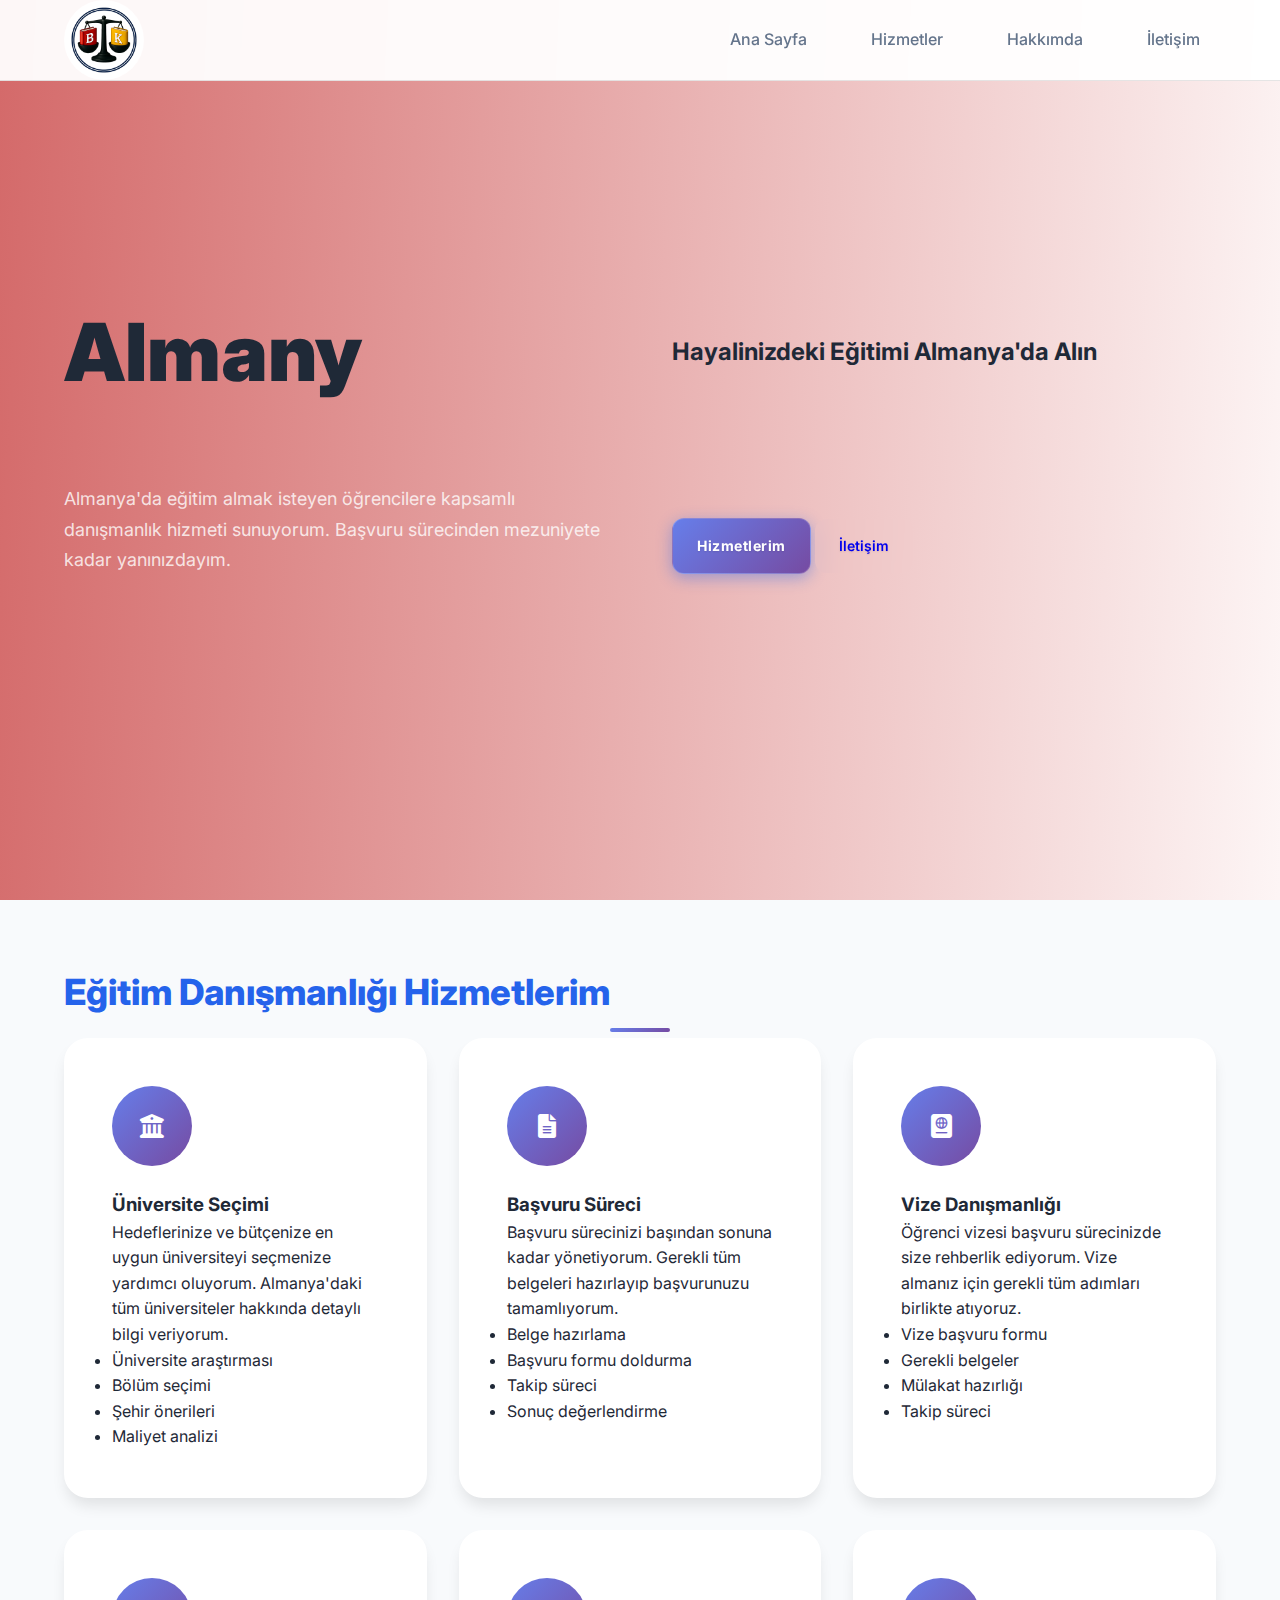
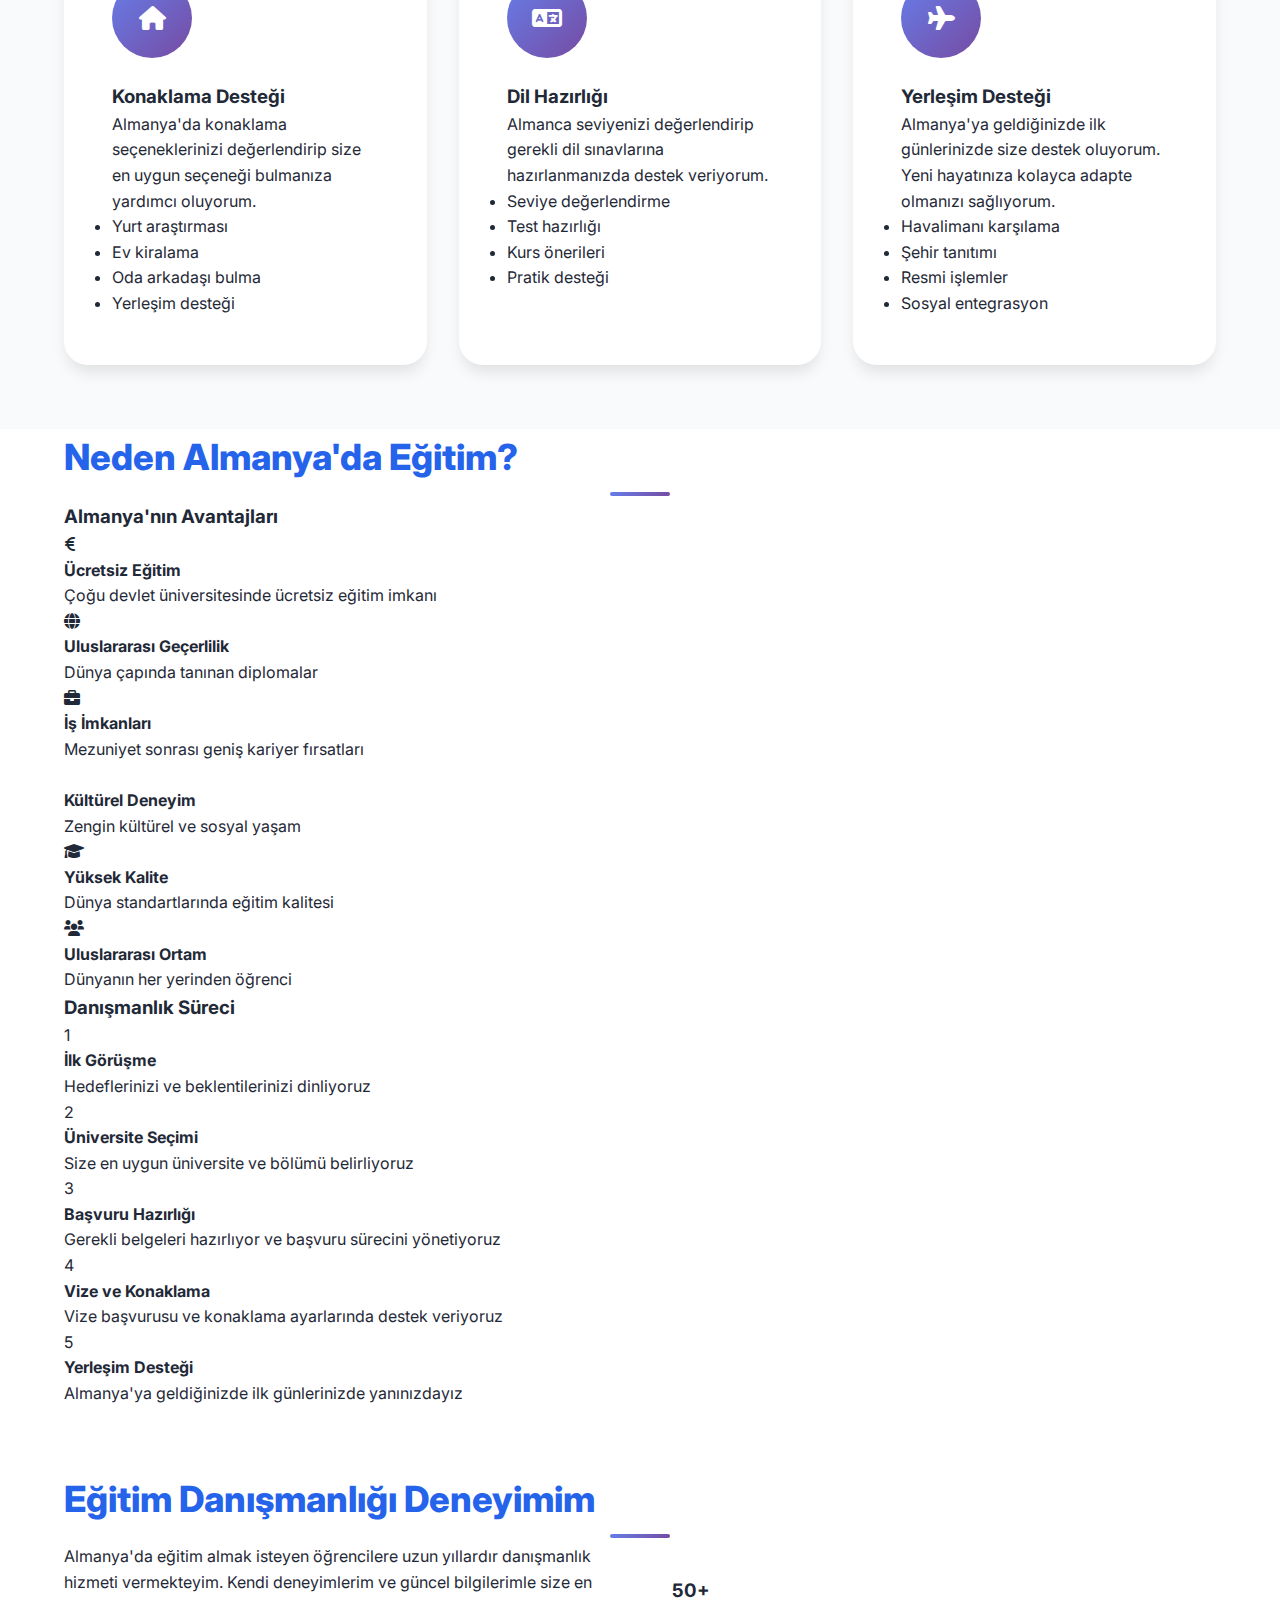
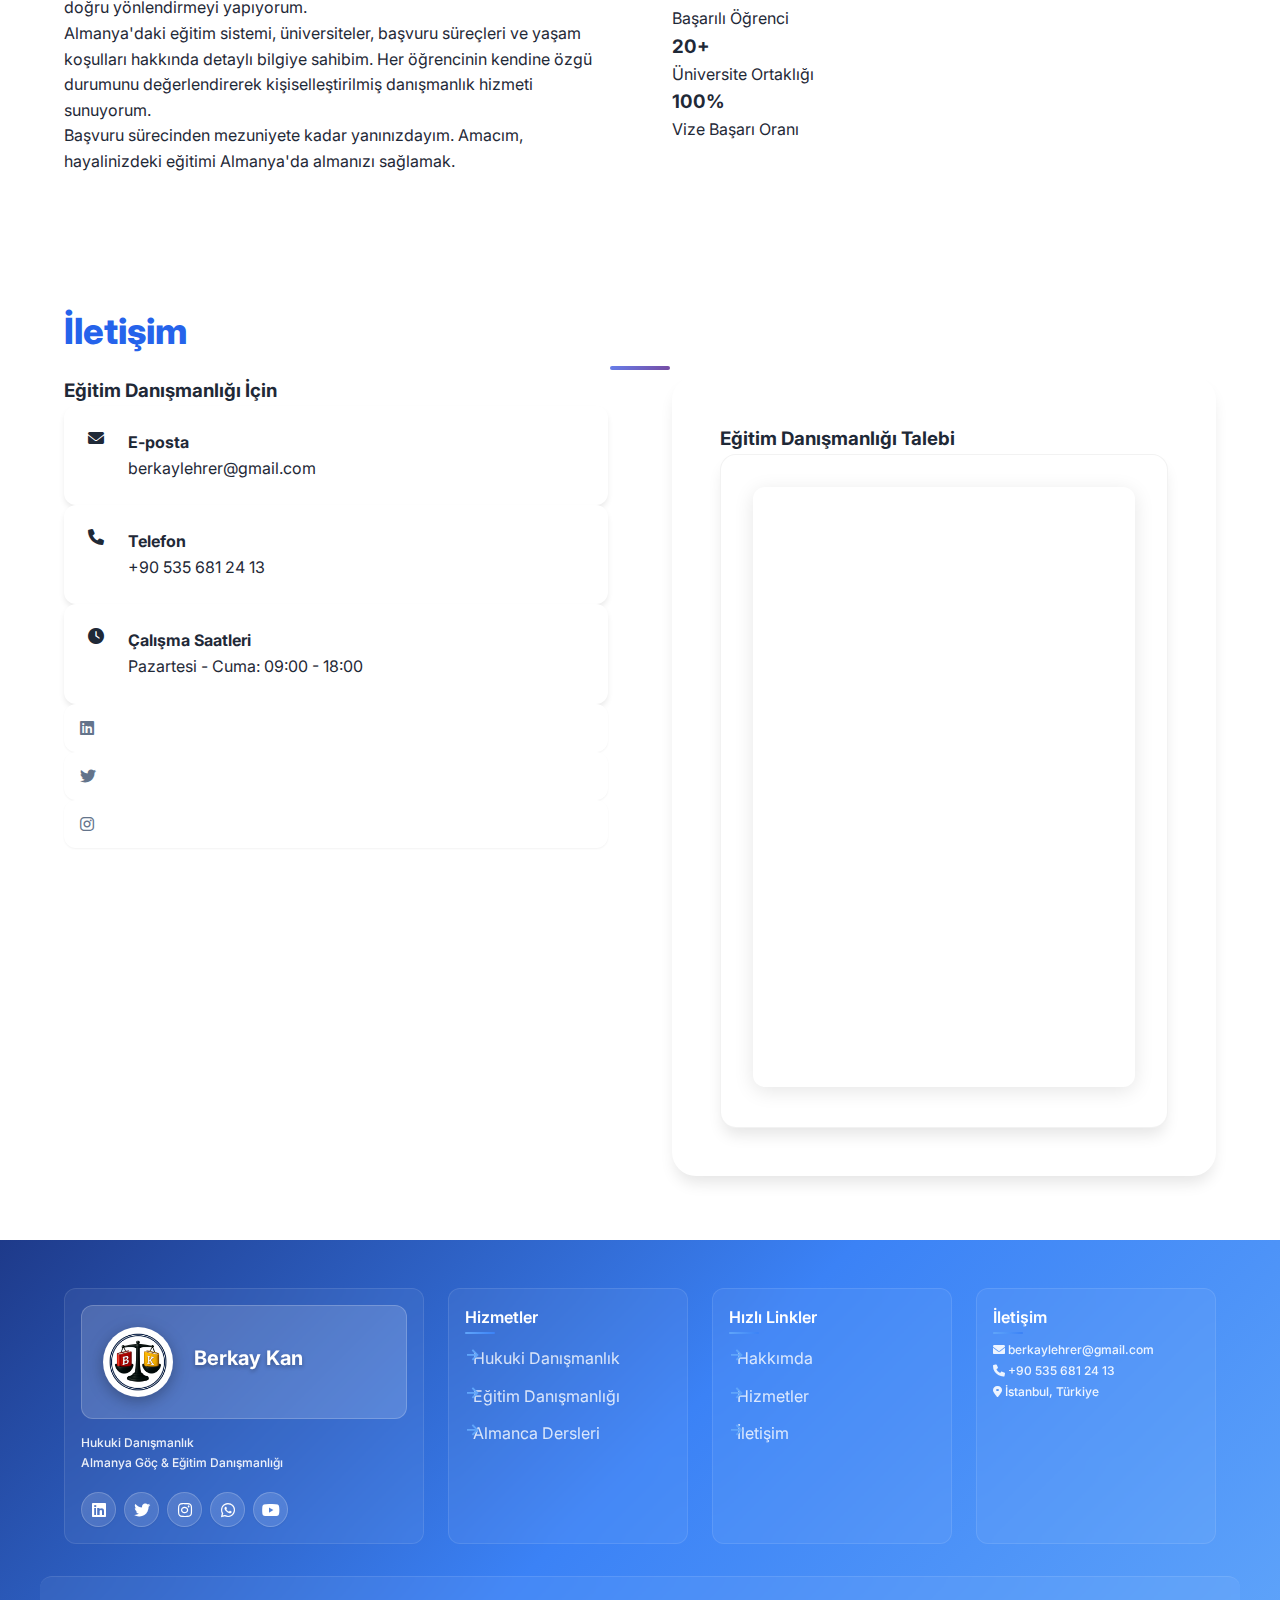
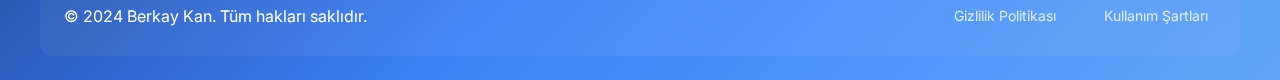
<file: egitim.html>
<!DOCTYPE html>
<html lang="tr">
<head>
    <meta charset="UTF-8">
    <meta name="viewport" content="width=device-width, initial-scale=1.0">
    <title>Berkay Kan - Almanya Eğitim Danışmanlığı</title>

    <!-- Favicon -->
    <link rel="icon" type="image/jpeg" href="./images/logo.jpg">
    <link rel="icon" type="image/png" href="./images/logo.jpg">
    <link rel="apple-touch-icon" href="./images/logo.jpg">

    <link rel="stylesheet" href="styles.css">
    <link href="https://fonts.googleapis.com/css2?family=Inter:wght@300;400;500;600;700&display=swap" rel="stylesheet">
    <link rel="stylesheet" href="https://cdnjs.cloudflare.com/ajax/libs/font-awesome/6.0.0/css/all.min.css">
</head>
<body>
    <!-- Navigation -->
    <nav class="navbar">
        <div class="nav-container">
            <div class="nav-logo">
                <div class="logo-icon">
                    <img src="./images/logo.jpg" alt="Berkay Kan Logo" class="nav-logo-image">
                </div>
                <!--<h2>Berkay Kan</h2>-->
            </div>
            <div class="nav-menu">
                <a href="index.html" class="nav-link">Ana Sayfa</a>
                <a href="#services" class="nav-link">Hizmetler</a>
                <a href="#about" class="nav-link">Hakkımda</a>
                <a href="#contact" class="nav-link">İletişim</a>
            </div>
        </div>
    </nav>

    <!-- Hero Section -->
    <section class="hero hero-almanya-egitim-danismalik">
        <div class="hero-container">
            <div class="hero-content">
                <h1 class="hero-title">Almanya Eğitim Danışmanlığı</h1>
                <h2 class="hero-subtitle">Hayalinizdeki Eğitimi Almanya'da Alın</h2>
                <p class="hero-description">
                    Almanya'da eğitim almak isteyen öğrencilere kapsamlı danışmanlık hizmeti sunuyorum. 
                    Başvuru sürecinden mezuniyete kadar yanınızdayım.
                </p>
                <div class="hero-buttons">
                    <a href="#services" class="btn btn-primary">Hizmetlerim</a>
                    <a href="#contact" class="btn btn-secondary">İletişim</a>
                </div>
            </div>
        </div>
    </section>

    <!-- Services Section -->
    <section id="services" class="services">
        <div class="container">
            <h2 class="section-title">Eğitim Danışmanlığı Hizmetlerim</h2>
            <div class="services-grid">
                <div class="service-card">
                    <div class="service-icon">
                        <i class="fas fa-university"></i>
                    </div>
                    <h3>Üniversite Seçimi</h3>
                    <p>
                        Hedeflerinize ve bütçenize en uygun üniversiteyi seçmenize yardımcı oluyorum. 
                        Almanya'daki tüm üniversiteler hakkında detaylı bilgi veriyorum.
                    </p>
                    <ul>
                        <li>Üniversite araştırması</li>
                        <li>Bölüm seçimi</li>
                        <li>Şehir önerileri</li>
                        <li>Maliyet analizi</li>
                    </ul>
                </div>
                <div class="service-card">
                    <div class="service-icon">
                        <i class="fas fa-file-alt"></i>
                    </div>
                    <h3>Başvuru Süreci</h3>
                    <p>
                        Başvuru sürecinizi başından sonuna kadar yönetiyorum. 
                        Gerekli tüm belgeleri hazırlayıp başvurunuzu tamamlıyorum.
                    </p>
                    <ul>
                        <li>Belge hazırlama</li>
                        <li>Başvuru formu doldurma</li>
                        <li>Takip süreci</li>
                        <li>Sonuç değerlendirme</li>
                    </ul>
                </div>
                <div class="service-card">
                    <div class="service-icon">
                        <i class="fas fa-passport"></i>
                    </div>
                    <h3>Vize Danışmanlığı</h3>
                    <p>
                        Öğrenci vizesi başvuru sürecinizde size rehberlik ediyorum. 
                        Vize almanız için gerekli tüm adımları birlikte atıyoruz.
                    </p>
                    <ul>
                        <li>Vize başvuru formu</li>
                        <li>Gerekli belgeler</li>
                        <li>Mülakat hazırlığı</li>
                        <li>Takip süreci</li>
                    </ul>
                </div>
                <div class="service-card">
                    <div class="service-icon">
                        <i class="fas fa-home"></i>
                    </div>
                    <h3>Konaklama Desteği</h3>
                    <p>
                        Almanya'da konaklama seçeneklerinizi değerlendirip size en uygun 
                        seçeneği bulmanıza yardımcı oluyorum.
                    </p>
                    <ul>
                        <li>Yurt araştırması</li>
                        <li>Ev kiralama</li>
                        <li>Oda arkadaşı bulma</li>
                        <li>Yerleşim desteği</li>
                    </ul>
                </div>
                <div class="service-card">
                    <div class="service-icon">
                        <i class="fas fa-language"></i>
                    </div>
                    <h3>Dil Hazırlığı</h3>
                    <p>
                        Almanca seviyenizi değerlendirip gerekli dil sınavlarına 
                        hazırlanmanızda destek veriyorum.
                    </p>
                    <ul>
                        <li>Seviye değerlendirme</li>
                        <li>Test hazırlığı</li>
                        <li>Kurs önerileri</li>
                        <li>Pratik desteği</li>
                    </ul>
                </div>
                <div class="service-card">
                    <div class="service-icon">
                        <i class="fas fa-plane"></i>
                    </div>
                    <h3>Yerleşim Desteği</h3>
                    <p>
                        Almanya'ya geldiğinizde ilk günlerinizde size destek oluyorum. 
                        Yeni hayatınıza kolayca adapte olmanızı sağlıyorum.
                    </p>
                    <ul>
                        <li>Havalimanı karşılama</li>
                        <li>Şehir tanıtımı</li>
                        <li>Resmi işlemler</li>
                        <li>Sosyal entegrasyon</li>
                    </ul>
                </div>
            </div>
        </div>
    </section>

    <!-- Education Section -->
    <section id="education" class="education">
        <div class="container">
            <h2 class="section-title">Neden Almanya'da Eğitim?</h2>
            <div class="education-content">
                <div class="education-info">
                    <h3>Almanya'nın Avantajları</h3>
                    <div class="benefits">
                        <div class="benefit">
                            <i class="fas fa-euro-sign"></i>
                            <div>
                                <h4>Ücretsiz Eğitim</h4>
                                <p>Çoğu devlet üniversitesinde ücretsiz eğitim imkanı</p>
                            </div>
                        </div>
                        <div class="benefit">
                            <i class="fas fa-globe"></i>
                            <div>
                                <h4>Uluslararası Geçerlilik</h4>
                                <p>Dünya çapında tanınan diplomalar</p>
                            </div>
                        </div>
                        <div class="benefit">
                            <i class="fas fa-briefcase"></i>
                            <div>
                                <h4>İş İmkanları</h4>
                                <p>Mezuniyet sonrası geniş kariyer fırsatları</p>
                            </div>
                        </div>
                        <div class="benefit">
                            <i class="fas fa-culture"></i>
                            <div>
                                <h4>Kültürel Deneyim</h4>
                                <p>Zengin kültürel ve sosyal yaşam</p>
                            </div>
                        </div>
                        <div class="benefit">
                            <i class="fas fa-graduation-cap"></i>
                            <div>
                                <h4>Yüksek Kalite</h4>
                                <p>Dünya standartlarında eğitim kalitesi</p>
                            </div>
                        </div>
                        <div class="benefit">
                            <i class="fas fa-users"></i>
                            <div>
                                <h4>Uluslararası Ortam</h4>
                                <p>Dünyanın her yerinden öğrenci</p>
                            </div>
                        </div>
                    </div>
                </div>
                <div class="education-process">
                    <h3>Danışmanlık Süreci</h3>
                    <div class="process-steps">
                        <div class="step">
                            <div class="step-number">1</div>
                            <div class="step-content">
                                <h4>İlk Görüşme</h4>
                                <p>Hedeflerinizi ve beklentilerinizi dinliyoruz</p>
                            </div>
                        </div>
                        <div class="step">
                            <div class="step-number">2</div>
                            <div class="step-content">
                                <h4>Üniversite Seçimi</h4>
                                <p>Size en uygun üniversite ve bölümü belirliyoruz</p>
                            </div>
                        </div>
                        <div class="step">
                            <div class="step-number">3</div>
                            <div class="step-content">
                                <h4>Başvuru Hazırlığı</h4>
                                <p>Gerekli belgeleri hazırlıyor ve başvuru sürecini yönetiyoruz</p>
                            </div>
                        </div>
                        <div class="step">
                            <div class="step-number">4</div>
                            <div class="step-content">
                                <h4>Vize ve Konaklama</h4>
                                <p>Vize başvurusu ve konaklama ayarlarında destek veriyoruz</p>
                            </div>
                        </div>
                        <div class="step">
                            <div class="step-number">5</div>
                            <div class="step-content">
                                <h4>Yerleşim Desteği</h4>
                                <p>Almanya'ya geldiğinizde ilk günlerinizde yanınızdayız</p>
                            </div>
                        </div>
                    </div>
                </div>
            </div>
        </div>
    </section>

    <!-- About Section -->
    <section id="about" class="about">
        <div class="container">
            <h2 class="section-title">Eğitim Danışmanlığı Deneyimim</h2>
            <div class="about-content">
                <div class="about-text">
                    <p>
                        Almanya'da eğitim almak isteyen öğrencilere uzun yıllardır danışmanlık hizmeti 
                        vermekteyim. Kendi deneyimlerim ve güncel bilgilerimle size en doğru yönlendirmeyi yapıyorum.
                    </p>
                    <p>
                        Almanya'daki eğitim sistemi, üniversiteler, başvuru süreçleri ve yaşam koşulları 
                        hakkında detaylı bilgiye sahibim. Her öğrencinin kendine özgü durumunu değerlendirerek 
                        kişiselleştirilmiş danışmanlık hizmeti sunuyorum.
                    </p>
                    <p>
                        Başvuru sürecinden mezuniyete kadar yanınızdayım. Amacım, 
                        hayalinizdeki eğitimi Almanya'da almanızı sağlamak.
                    </p>
                </div>
                <div class="about-stats">
                    <div class="stat">
                        <h3>50+</h3>
                        <p>Başarılı Öğrenci</p>
                    </div>
                    <div class="stat">
                        <h3>20+</h3>
                        <p>Üniversite Ortaklığı</p>
                    </div>
                    <div class="stat">
                        <h3>100%</h3>
                        <p>Vize Başarı Oranı</p>
                    </div>
                </div>
            </div>
        </div>
    </section>

    <!-- Contact Section -->
    <section id="contact" class="contact">
        <div class="container">
            <h2 class="section-title">İletişim</h2>
            <div class="contact-content">
                <div class="contact-info">
                    <h3>Eğitim Danışmanlığı İçin</h3>
                    <div class="contact-item">
                        <i class="fas fa-envelope"></i>
                        <div>
                            <h4>E-posta</h4>
                            <p>berkaylehrer@gmail.com</p>
                        </div>
                    </div>
                    <div class="contact-item">
                        <i class="fas fa-phone"></i>
                        <div>
                            <h4>Telefon</h4>
                            <p>+90 535 681 24 13</p>
                        </div>
                    </div>
                    <div class="contact-item">
                        <i class="fas fa-clock"></i>
                        <div>
                            <h4>Çalışma Saatleri</h4>
                            <p>Pazartesi - Cuma: 09:00 - 18:00</p>
                        </div>
                    </div>
                    <div class="social-links">
                        <a href="#" class="social-link"><i class="fab fa-linkedin"></i></a>
                        <a href="#" class="social-link"><i class="fab fa-twitter"></i></a>
                        <a href="#" class="social-link"><i class="fab fa-instagram"></i></a>
                    </div>
                </div>
                <div class="contact-form">
                    <h3>Eğitim Danışmanlığı Talebi</h3>
                    <div class="google-form-container">
                        <iframe 
                            src="https://docs.google.com/forms/d/e/1FAIpQLSfiQAV5qENkDO16NtQIxw9n8rJvK6M5vI49pvuAOOmIiRpW-Q/viewform?embedded=true" 
                            width="100%" 
                            height="600" 
                            frameborder="0" 
                            marginheight="0" 
                            marginwidth="0"
                            style="border-radius: 12px; box-shadow: 0 4px 20px rgba(0, 0, 0, 0.1);">
                            Yükleniyor...
                        </iframe>
                    </div>
                </div>
            </div>
        </div>
    </section>

    <!-- Footer -->
    <footer class="footer">
        <div class="container">
            <div class="footer-content">
                <div class="footer-section">
                    <div class="footer-logo">
                        <div class="logo-icon">
                            <img src="./images/logo.jpg" alt="Berkay Kan Logo" class="footer-logo-image">
                        </div>
                        <h3>Berkay Kan</h3>
                    </div>
                    <p> Hukuki Danışmanlık </p>
                    <p> Almanya Göç & Eğitim Danışmanlığı</p>
                    <div class="footer-social">
                        <a href="#" class="social-link"><i class="fab fa-linkedin"></i></a>
                        <a href="#" class="social-link"><i class="fab fa-twitter"></i></a>
                        <a href="#" class="social-link"><i class="fab fa-instagram"></i></a>
                        <a href="#" class="social-link"><i class="fab fa-whatsapp"></i></a>
                        <a href="#" class="social-link"><i class="fab fa-youtube"></i></a>
                    </div>
                </div>
                <div class="footer-section">
                    <h4>Hizmetler</h4>
                    <ul>
                        <li><a href="hukuk.html">Hukuki Danışmanlık</a></li>
                        <li><a href="egitim.html">Eğitim Danışmanlığı</a></li>
                        <li><a href="danismanlik.html">Almanca Dersleri</a></li>
                    </ul>
                </div>
                <div class="footer-section">
                    <h4>Hızlı Linkler</h4>
                    <ul>
                        <li><a href="#about">Hakkımda</a></li>
                        <li><a href="#services">Hizmetler</a></li>
                        <li><a href="#contact">İletişim</a></li>
                    </ul>
                </div>
                <div class="footer-section">
                    <h4>İletişim</h4>
                    <p><i class="fas fa-envelope"></i> berkaylehrer@gmail.com</p>
                    <p><i class="fas fa-phone"></i> +90 535 681 24 13</p>
                    <p><i class="fas fa-map-marker-alt"></i> İstanbul, Türkiye</p>
                </div>
            </div>
            <div class="footer-bottom">
                <p>&copy; 2024 Berkay Kan. Tüm hakları saklıdır.</p>
                <div class="footer-links">
                    <a href="#">Gizlilik Politikası</a>
                    <a href="#">Kullanım Şartları</a>
                </div>
            </div>
        </div>
    </footer>

    <script src="script.js"></script>
</body>
</html>
</file>
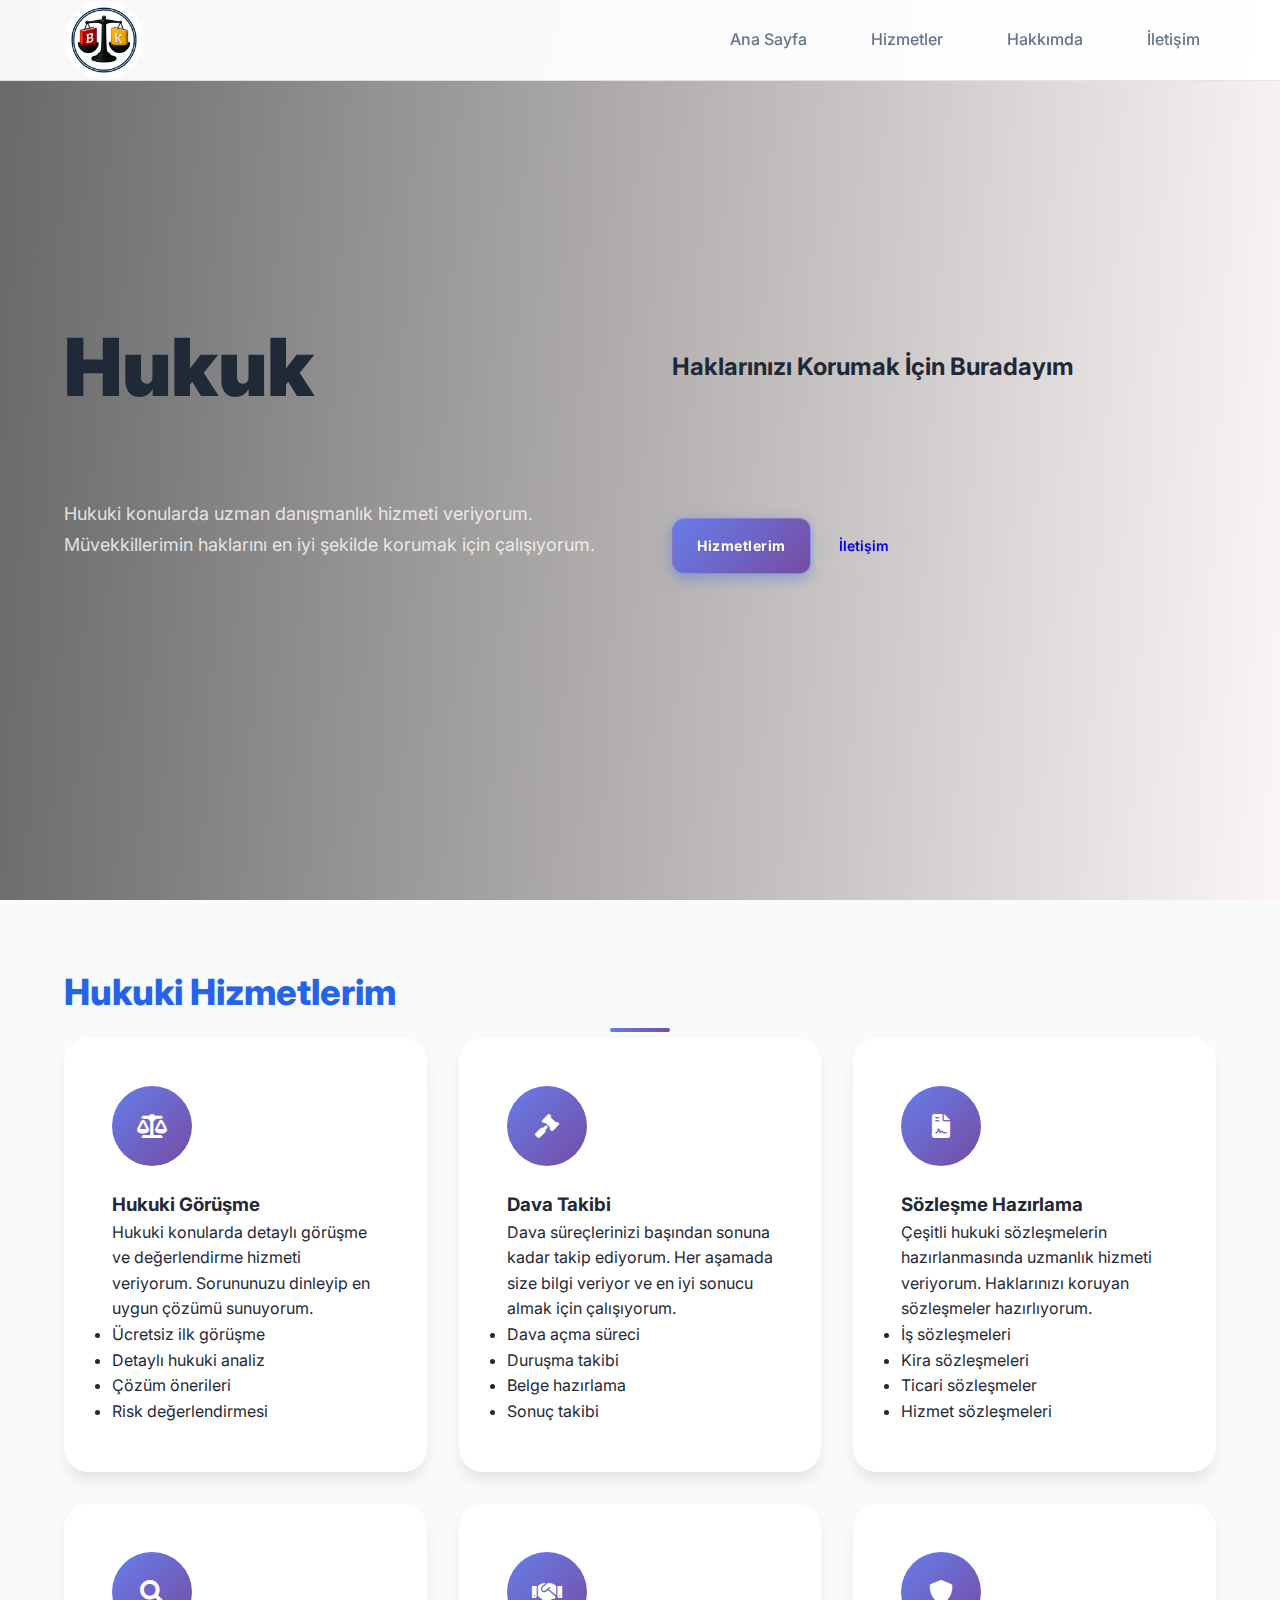
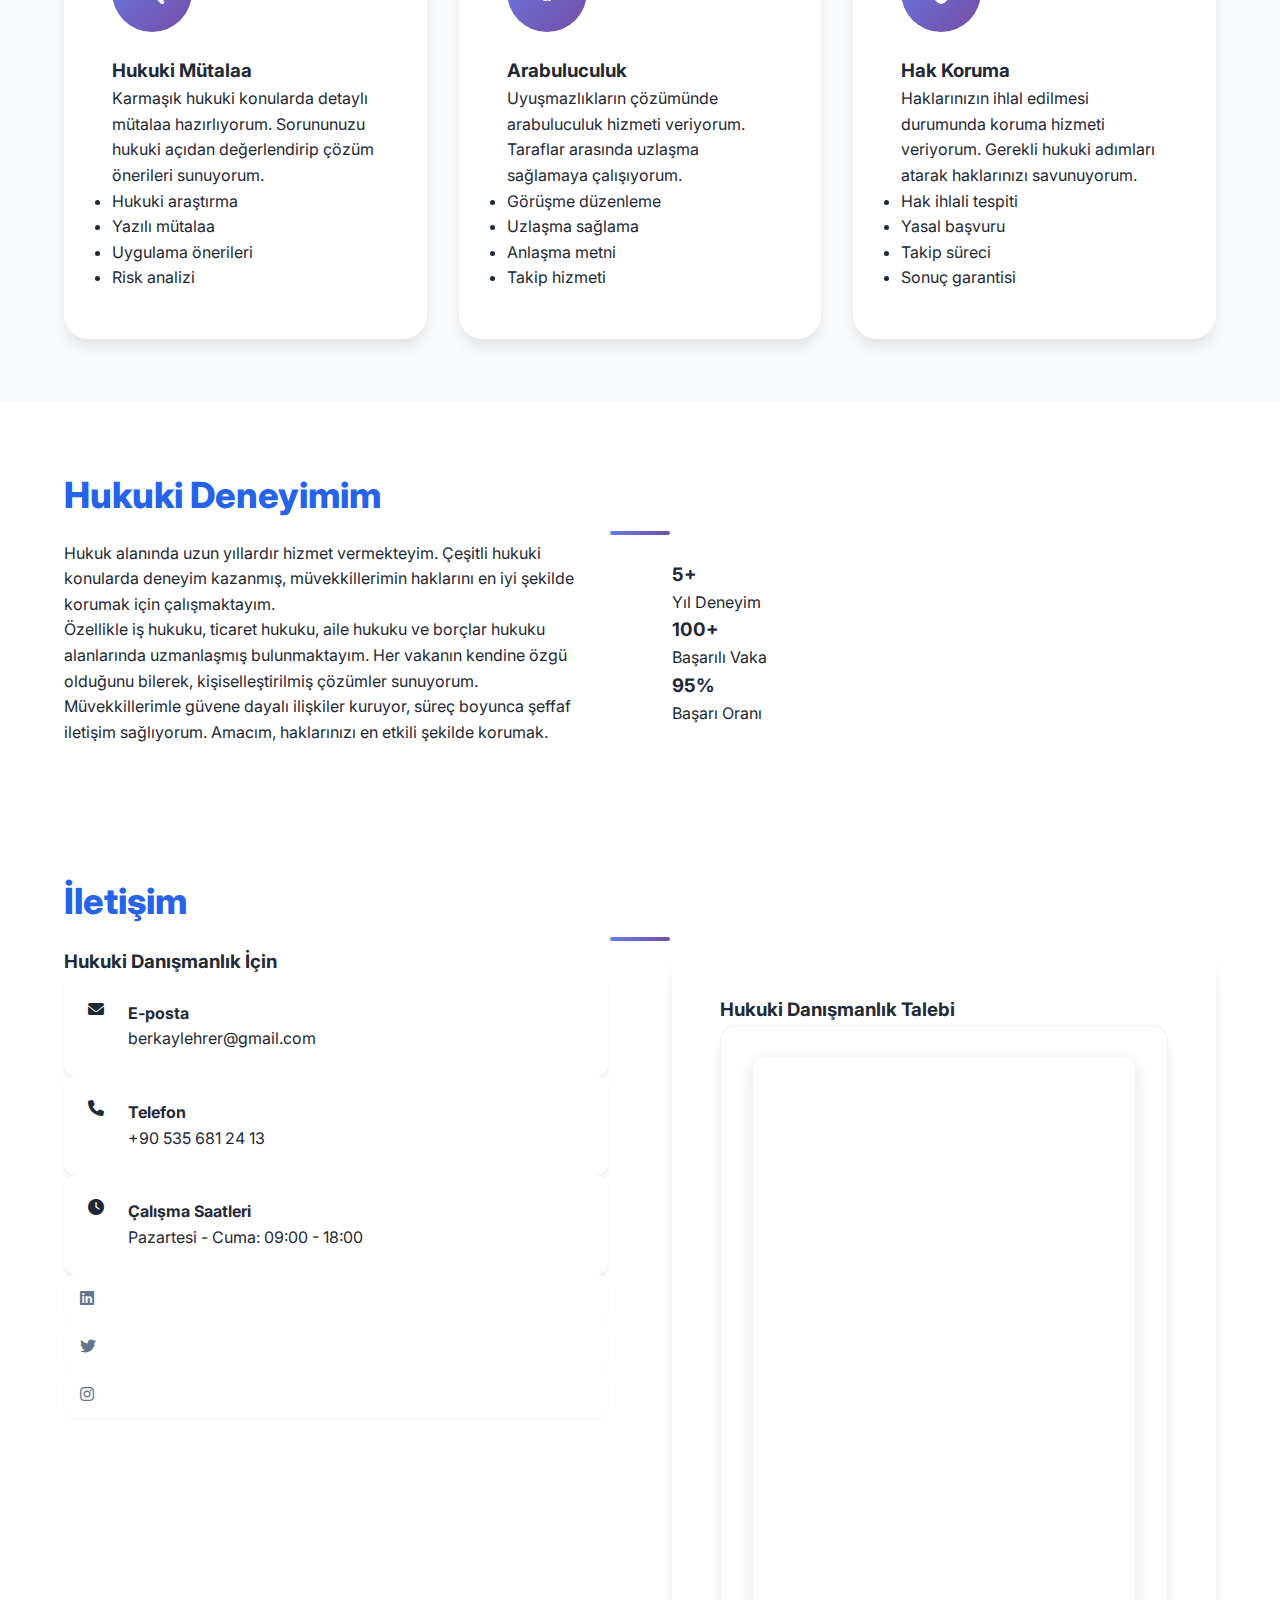
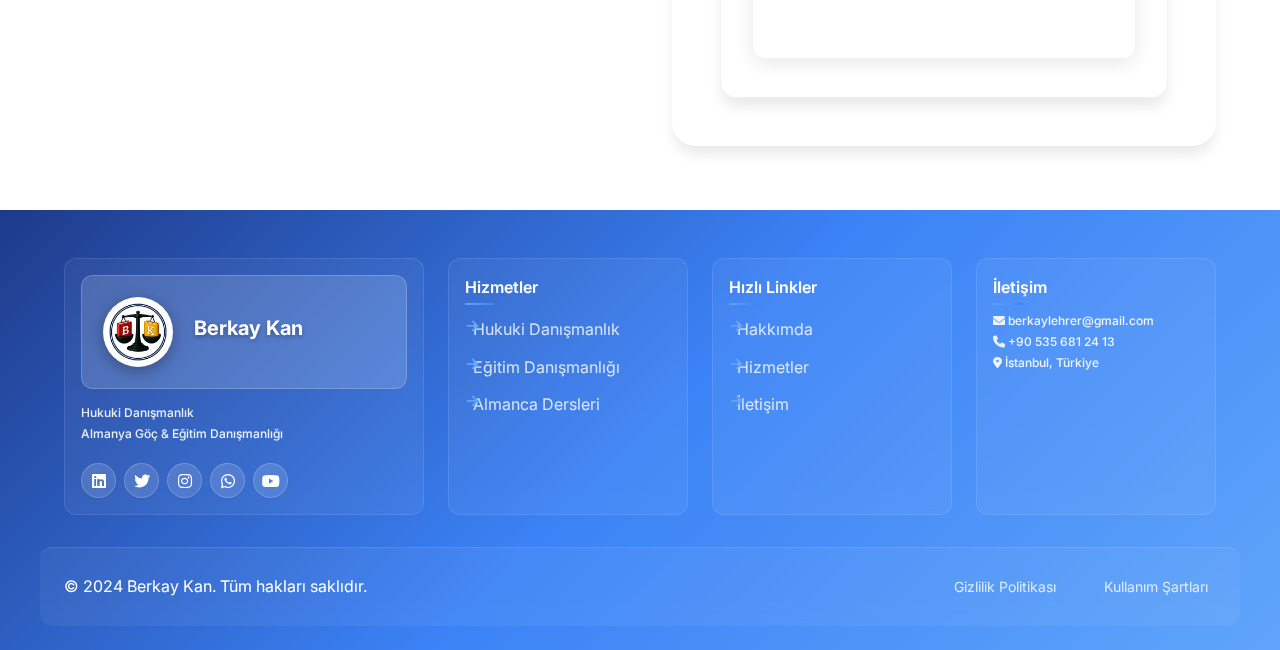
<file: hukuk.html>
<!DOCTYPE html>
<html lang="tr">
<head>
    <meta charset="UTF-8">
    <meta name="viewport" content="width=device-width, initial-scale=1.0">
    <title>Berkay Kan - Hukuki Danışmanlık</title>

    <!-- Favicon -->
    <link rel="icon" type="image/jpeg" href="./images/logo.jpg">
    <link rel="icon" type="image/png" href="./images/logo.jpg">
    <link rel="apple-touch-icon" href="./images/logo.jpg">

    <link rel="stylesheet" href="styles.css">
    <link href="https://fonts.googleapis.com/css2?family=Inter:wght@300;400;500;600;700&display=swap" rel="stylesheet">
    <link rel="stylesheet" href="https://cdnjs.cloudflare.com/ajax/libs/font-awesome/6.0.0/css/all.min.css">
</head>
<body>
    <!-- Navigation -->
    <nav class="navbar">
        <div class="nav-container">
            <div class="nav-logo">
                <div class="logo-icon">
                    <img src="./images/logo.jpg" alt="Berkay Kan Logo" class="nav-logo-image">
                </div>
                <!--<h2>Berkay Kan</h2>-->
            </div>
            <div class="nav-menu">
                <a href="index.html" class="nav-link">Ana Sayfa</a>
                <a href="#services" class="nav-link">Hizmetler</a>
                <a href="#about" class="nav-link">Hakkımda</a>
                <a href="#contact" class="nav-link">İletişim</a>
            </div>
        </div>
    </nav>

    <!-- Hero Section -->
    <section class="hero hero-hukuk">
        <div class="hero-container">
            <div class="hero-content">
                <h1 class="hero-title">Hukuki Danışmanlık</h1>
                <h2 class="hero-subtitle">Haklarınızı Korumak İçin Buradayım</h2>
                <p class="hero-description">
                    Hukuki konularda uzman danışmanlık hizmeti veriyorum. 
                    Müvekkillerimin haklarını en iyi şekilde korumak için çalışıyorum.
                </p>
                <div class="hero-buttons">
                    <a href="#services" class="btn btn-primary">Hizmetlerim</a>
                    <a href="#contact" class="btn btn-secondary">İletişim</a>
                </div>
            </div>
        </div>
    </section>

    <!-- Services Section -->
    <section id="services" class="services">
        <div class="container">
            <h2 class="section-title">Hukuki Hizmetlerim</h2>
            <div class="services-grid">
                <div class="service-card">
                    <div class="service-icon">
                        <i class="fas fa-balance-scale"></i>
                    </div>
                    <h3>Hukuki Görüşme</h3>
                    <p>
                        Hukuki konularda detaylı görüşme ve değerlendirme hizmeti veriyorum. 
                        Sorununuzu dinleyip en uygun çözümü sunuyorum.
                    </p>
                    <ul>
                        <li>Ücretsiz ilk görüşme</li>
                        <li>Detaylı hukuki analiz</li>
                        <li>Çözüm önerileri</li>
                        <li>Risk değerlendirmesi</li>
                    </ul>
                </div>
                <div class="service-card">
                    <div class="service-icon">
                        <i class="fas fa-gavel"></i>
                    </div>
                    <h3>Dava Takibi</h3>
                    <p>
                        Dava süreçlerinizi başından sonuna kadar takip ediyorum. 
                        Her aşamada size bilgi veriyor ve en iyi sonucu almak için çalışıyorum.
                    </p>
                    <ul>
                        <li>Dava açma süreci</li>
                        <li>Duruşma takibi</li>
                        <li>Belge hazırlama</li>
                        <li>Sonuç takibi</li>
                    </ul>
                </div>
                <div class="service-card">
                    <div class="service-icon">
                        <i class="fas fa-file-contract"></i>
                    </div>
                    <h3>Sözleşme Hazırlama</h3>
                    <p>
                        Çeşitli hukuki sözleşmelerin hazırlanmasında uzmanlık hizmeti veriyorum. 
                        Haklarınızı koruyan sözleşmeler hazırlıyorum.
                    </p>
                    <ul>
                        <li>İş sözleşmeleri</li>
                        <li>Kira sözleşmeleri</li>
                        <li>Ticari sözleşmeler</li>
                        <li>Hizmet sözleşmeleri</li>
                    </ul>
                </div>
                <div class="service-card">
                    <div class="service-icon">
                        <i class="fas fa-search"></i>
                    </div>
                    <h3>Hukuki Mütalaa</h3>
                    <p>
                        Karmaşık hukuki konularda detaylı mütalaa hazırlıyorum. 
                        Sorununuzu hukuki açıdan değerlendirip çözüm önerileri sunuyorum.
                    </p>
                    <ul>
                        <li>Hukuki araştırma</li>
                        <li>Yazılı mütalaa</li>
                        <li>Uygulama önerileri</li>
                        <li>Risk analizi</li>
                    </ul>
                </div>
                <div class="service-card">
                    <div class="service-icon">
                        <i class="fas fa-handshake"></i>
                    </div>
                    <h3>Arabuluculuk</h3>
                    <p>
                        Uyuşmazlıkların çözümünde arabuluculuk hizmeti veriyorum. 
                        Taraflar arasında uzlaşma sağlamaya çalışıyorum.
                    </p>
                    <ul>
                        <li>Görüşme düzenleme</li>
                        <li>Uzlaşma sağlama</li>
                        <li>Anlaşma metni</li>
                        <li>Takip hizmeti</li>
                    </ul>
                </div>
                <div class="service-card">
                    <div class="service-icon">
                        <i class="fas fa-shield-alt"></i>
                    </div>
                    <h3>Hak Koruma</h3>
                    <p>
                        Haklarınızın ihlal edilmesi durumunda koruma hizmeti veriyorum. 
                        Gerekli hukuki adımları atarak haklarınızı savunuyorum.
                    </p>
                    <ul>
                        <li>Hak ihlali tespiti</li>
                        <li>Yasal başvuru</li>
                        <li>Takip süreci</li>
                        <li>Sonuç garantisi</li>
                    </ul>
                </div>
            </div>
        </div>
    </section>

    <!-- About Section -->
    <section id="about" class="about">
        <div class="container">
            <h2 class="section-title">Hukuki Deneyimim</h2>
            <div class="about-content">
                <div class="about-text">
                    <p>
                        Hukuk alanında uzun yıllardır hizmet vermekteyim. Çeşitli hukuki konularda 
                        deneyim kazanmış, müvekkillerimin haklarını en iyi şekilde korumak için çalışmaktayım.
                    </p>
                    <p>
                        Özellikle iş hukuku, ticaret hukuku, aile hukuku ve borçlar hukuku alanlarında 
                        uzmanlaşmış bulunmaktayım. Her vakanın kendine özgü olduğunu bilerek, 
                        kişiselleştirilmiş çözümler sunuyorum.
                    </p>
                    <p>
                        Müvekkillerimle güvene dayalı ilişkiler kuruyor, süreç boyunca 
                        şeffaf iletişim sağlıyorum. Amacım, haklarınızı en etkili şekilde korumak.
                    </p>
                </div>
                <div class="about-stats">
                    <div class="stat">
                        <h3>5+</h3>
                        <p>Yıl Deneyim</p>
                    </div>
                    <div class="stat">
                        <h3>100+</h3>
                        <p>Başarılı Vaka</p>
                    </div>
                    <div class="stat">
                        <h3>95%</h3>
                        <p>Başarı Oranı</p>
                    </div>
                </div>
            </div>
        </div>
    </section>

    <!-- Contact Section -->
    <section id="contact" class="contact">
        <div class="container">
            <h2 class="section-title">İletişim</h2>
            <div class="contact-content">
                <div class="contact-info">
                    <h3>Hukuki Danışmanlık İçin</h3>
                    <div class="contact-item">
                        <i class="fas fa-envelope"></i>
                        <div>
                            <h4>E-posta</h4>
                            <p>berkaylehrer@gmail.com</p>
                        </div>
                    </div>
                    <div class="contact-item">
                        <i class="fas fa-phone"></i>
                        <div>
                            <h4>Telefon</h4>
                            <p>+90 535 681 24 13</p>
                        </div>
                    </div>
                    <div class="contact-item">
                        <i class="fas fa-clock"></i>
                        <div>
                            <h4>Çalışma Saatleri</h4>
                            <p>Pazartesi - Cuma: 09:00 - 18:00</p>
                        </div>
                    </div>
                    <div class="social-links">
                        <a href="#" class="social-link"><i class="fab fa-linkedin"></i></a>
                        <a href="#" class="social-link"><i class="fab fa-twitter"></i></a>
                        <a href="#" class="social-link"><i class="fab fa-instagram"></i></a>
                    </div>
                </div>
                <div class="contact-form">
                    <h3>Hukuki Danışmanlık Talebi</h3>
                    <div class="google-form-container">
                        <iframe 
                            src="https://docs.google.com/forms/d/e/1FAIpQLSfiQAV5qENkDO16NtQIxw9n8rJvK6M5vI49pvuAOOmIiRpW-Q/viewform?embedded=true" 
                            width="100%" 
                            height="600" 
                            frameborder="0" 
                            marginheight="0" 
                            marginwidth="0"
                            style="border-radius: 12px; box-shadow: 0 4px 20px rgba(0, 0, 0, 0.1);">
                            Yükleniyor...
                        </iframe>
                    </div>
                </div>
            </div>
        </div>
    </section>

    <!-- Footer -->
    <footer class="footer">
        <div class="container">
            <div class="footer-content">
                <div class="footer-section">
                    <div class="footer-logo">
                        <div class="logo-icon">
                            <img src="./images/logo.jpg" alt="Berkay Kan Logo" class="footer-logo-image">
                        </div>
                        <h3>Berkay Kan</h3>
                    </div>
                    <p> Hukuki Danışmanlık </p>
                    <p> Almanya Göç & Eğitim Danışmanlığı</p>
                    <div class="footer-social">
                        <a href="#" class="social-link"><i class="fab fa-linkedin"></i></a>
                        <a href="#" class="social-link"><i class="fab fa-twitter"></i></a>
                        <a href="#" class="social-link"><i class="fab fa-instagram"></i></a>
                        <a href="#" class="social-link"><i class="fab fa-whatsapp"></i></a>
                        <a href="#" class="social-link"><i class="fab fa-youtube"></i></a>
                    </div>
                </div>
                <div class="footer-section">
                    <h4>Hizmetler</h4>
                    <ul>
                        <li><a href="hukuk.html">Hukuki Danışmanlık</a></li>
                        <li><a href="egitim.html">Eğitim Danışmanlığı</a></li>
                        <li><a href="danismanlik.html">Almanca Dersleri</a></li>
                    </ul>
                </div>
                <div class="footer-section">
                    <h4>Hızlı Linkler</h4>
                    <ul>
                        <li><a href="#about">Hakkımda</a></li>
                        <li><a href="#services">Hizmetler</a></li>
                        <li><a href="#contact">İletişim</a></li>
                    </ul>
                </div>
                <div class="footer-section">
                    <h4>İletişim</h4>
                    <p><i class="fas fa-envelope"></i> berkaylehrer@gmail.com</p>
                    <p><i class="fas fa-phone"></i> +90 535 681 24 13</p>
                    <p><i class="fas fa-map-marker-alt"></i> İstanbul, Türkiye</p>
                </div>
            </div>
            <div class="footer-bottom">
                <p>&copy; 2024 Berkay Kan. Tüm hakları saklıdır.</p>
                <div class="footer-links">
                    <a href="#">Gizlilik Politikası</a>
                    <a href="#">Kullanım Şartları</a>
                </div>
            </div>
        </div>
    </footer>

    <script src="script.js"></script>
</body>
</html>
</file>
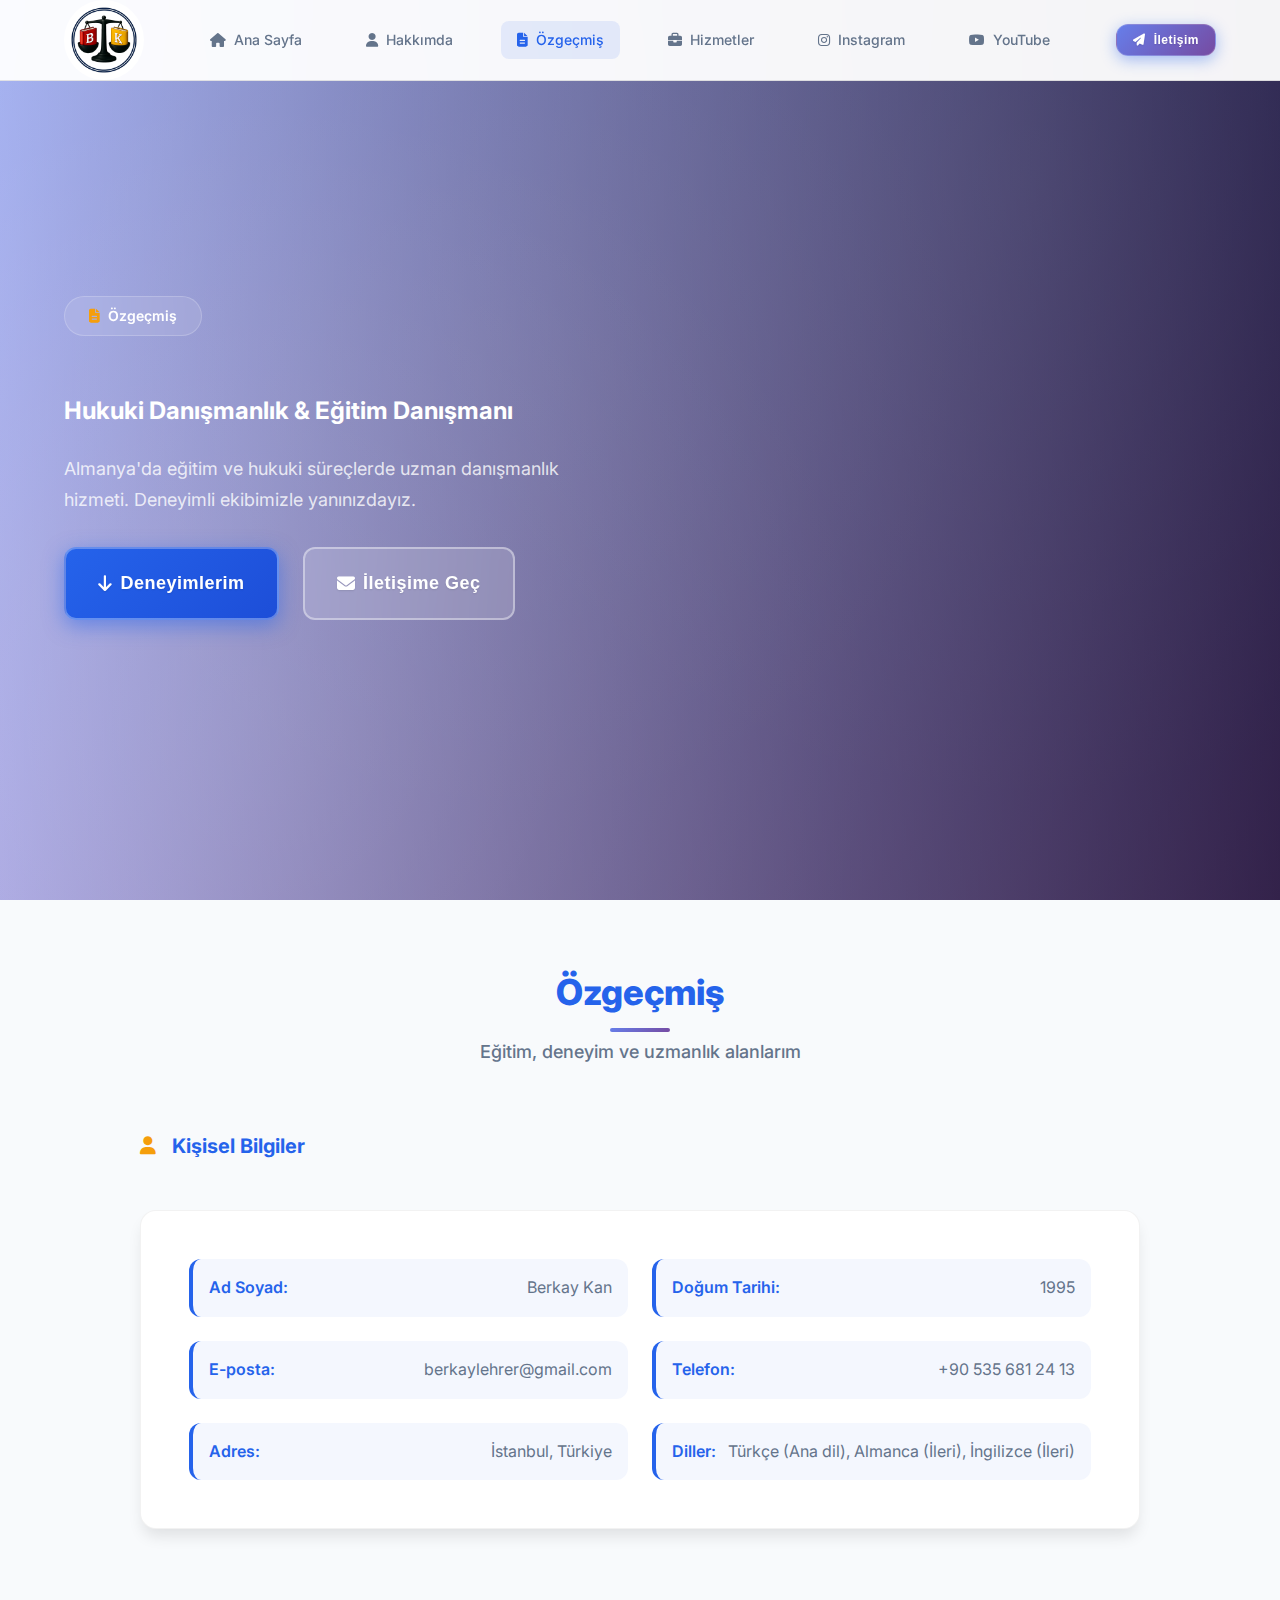
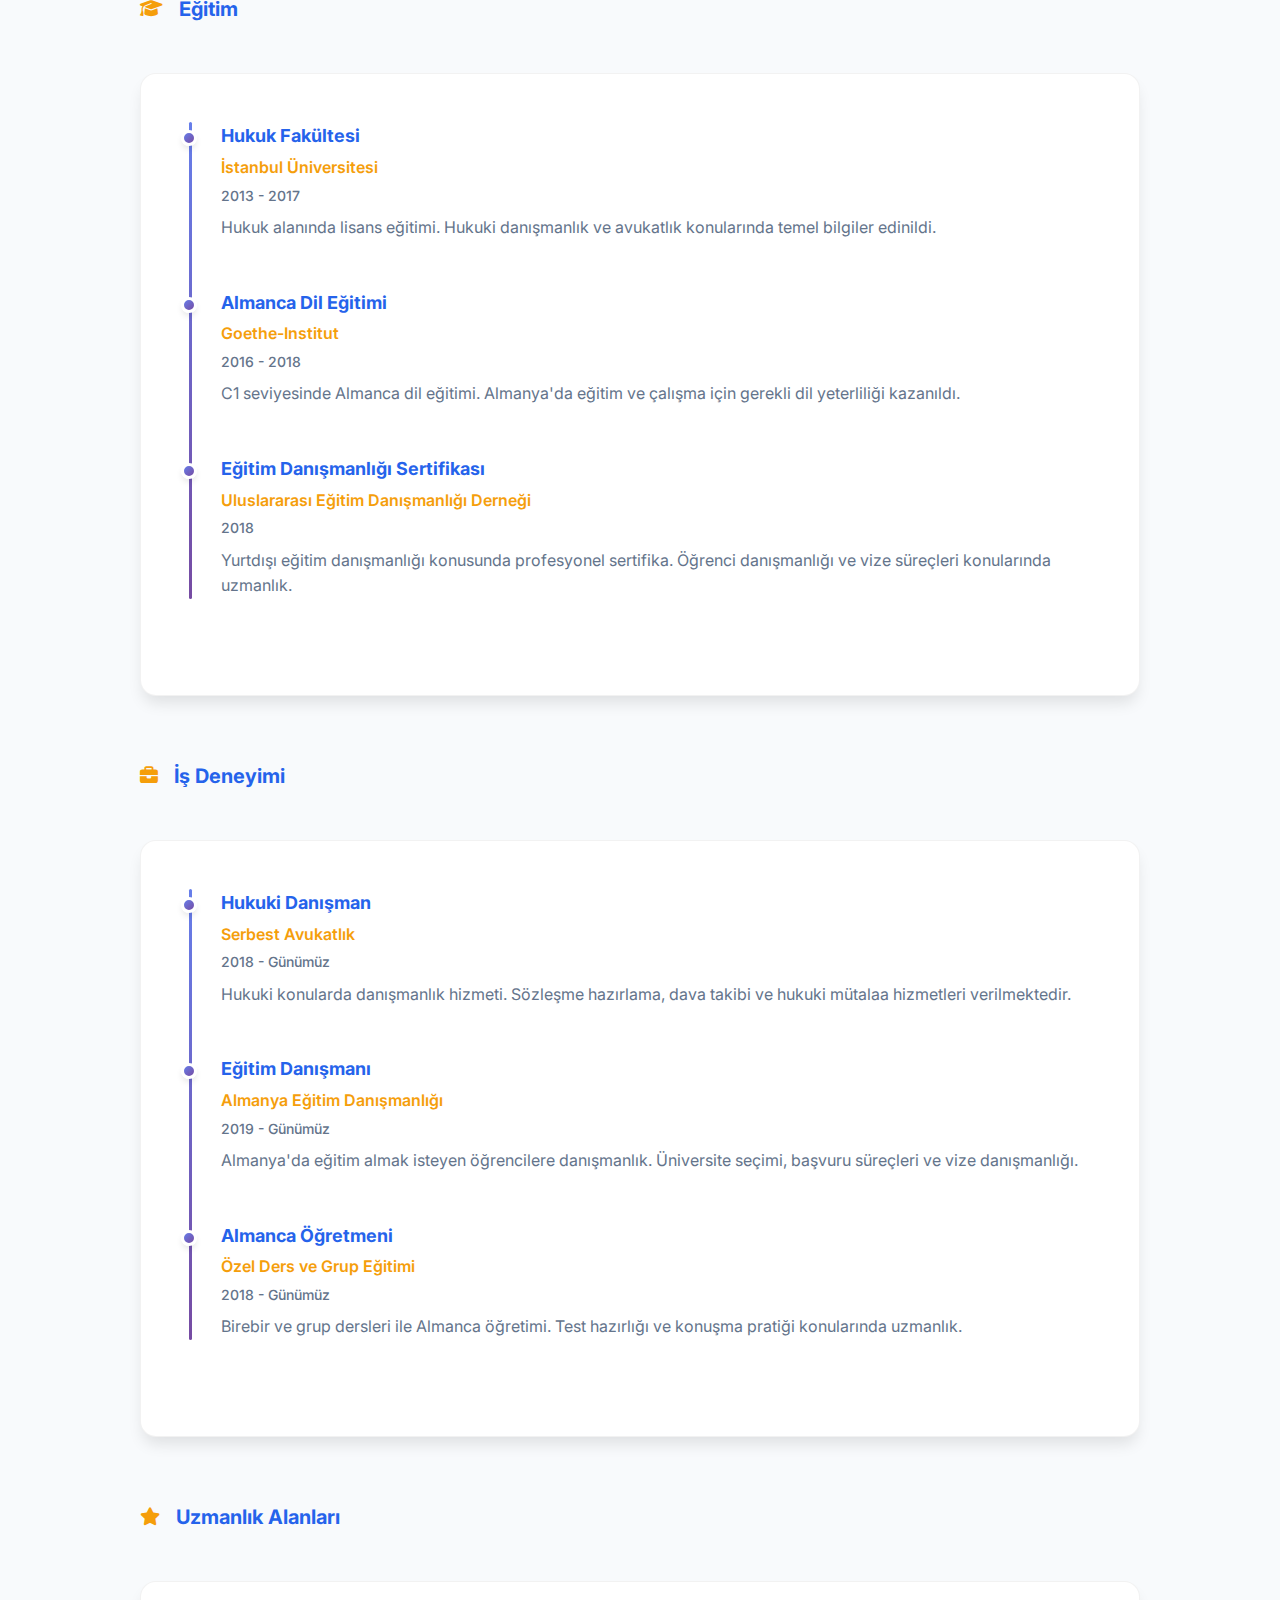
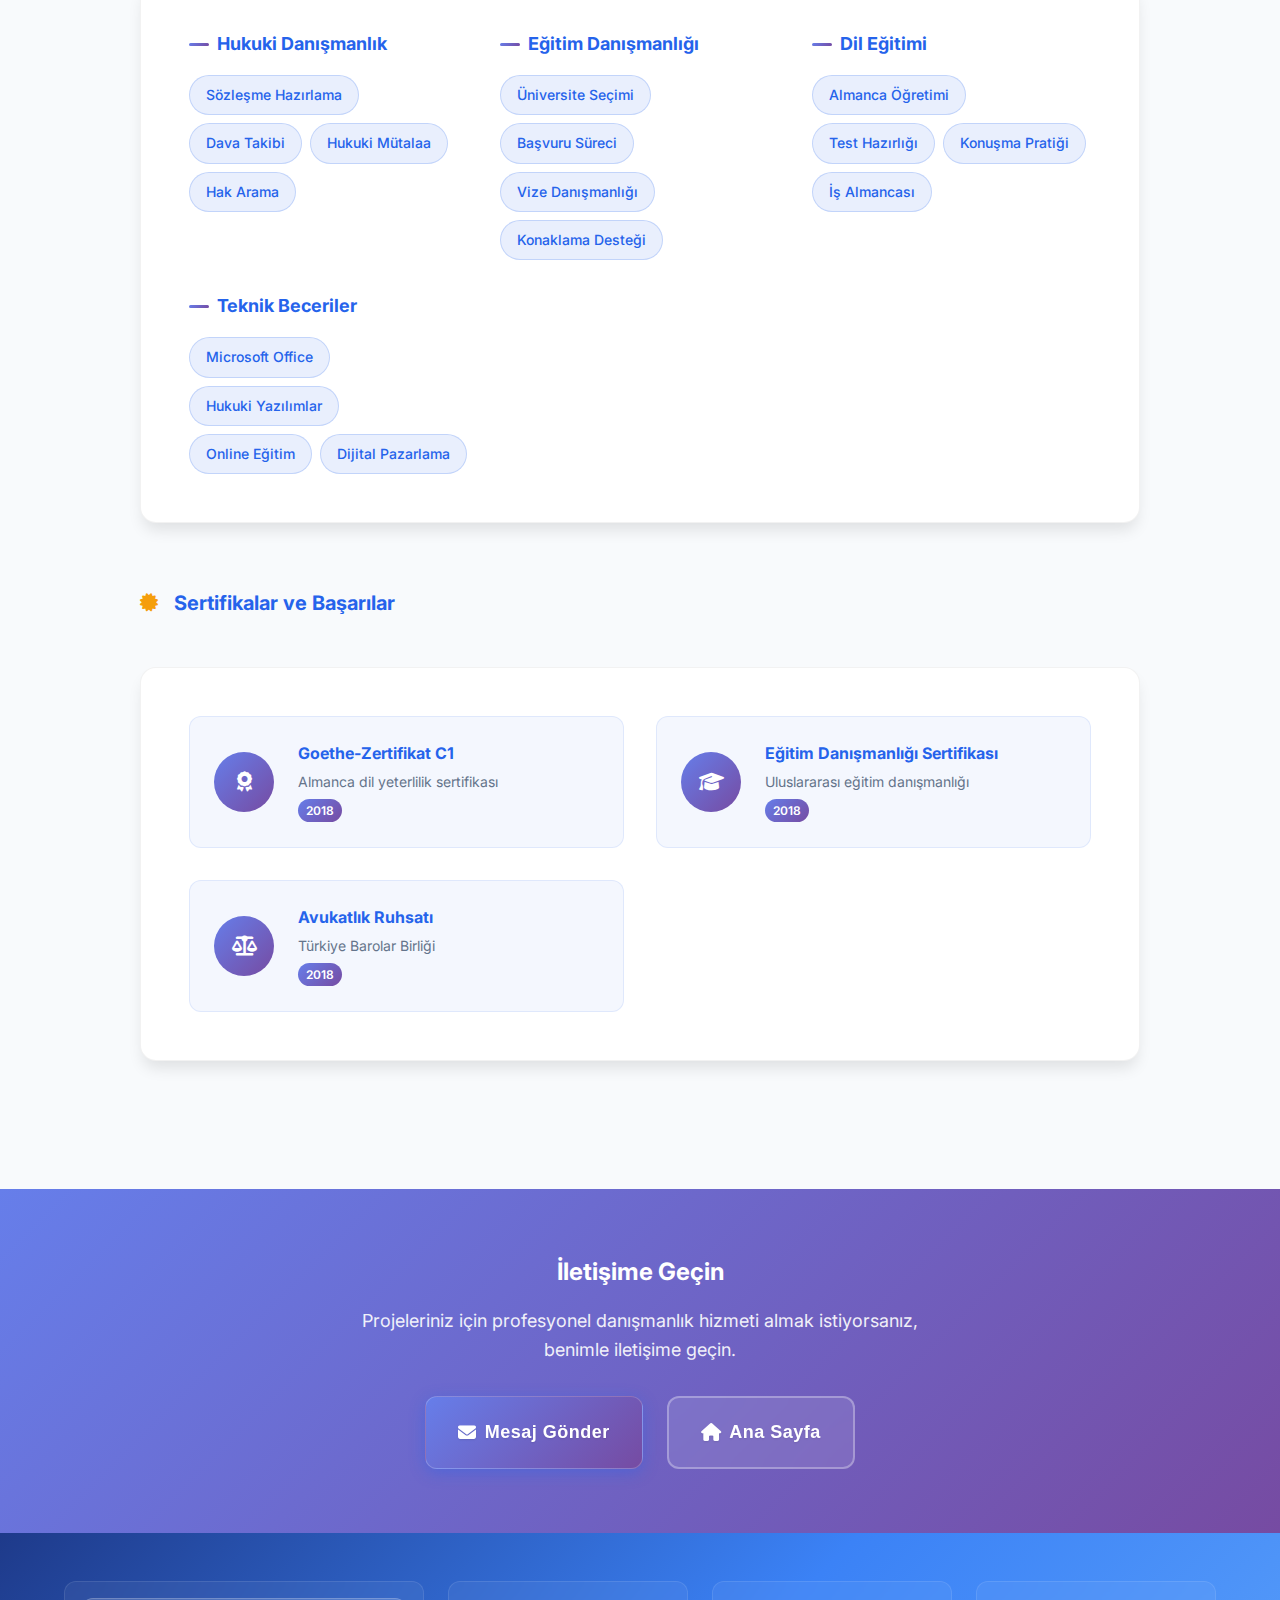
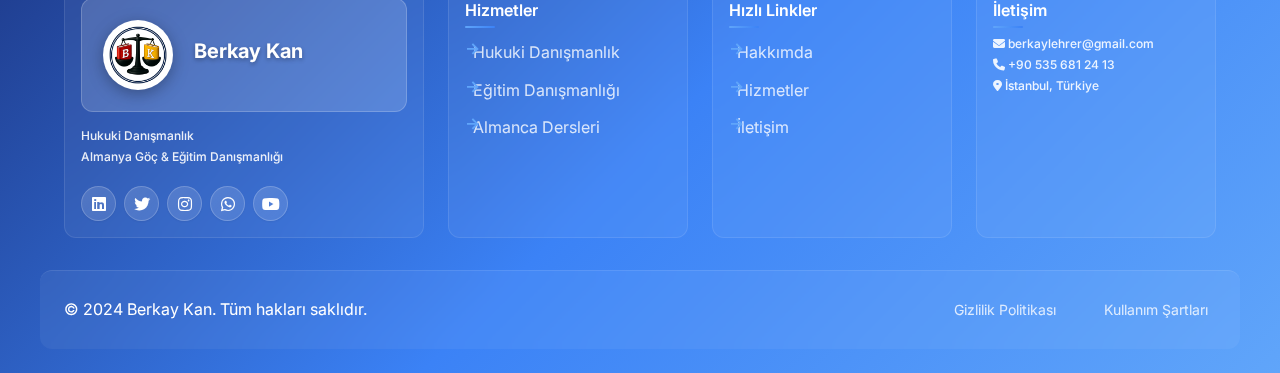
<file: ozgecmis.html>
<!DOCTYPE html>
<html lang="tr">
<head>
    <meta charset="UTF-8">
    <meta name="viewport" content="width=device-width, initial-scale=1.0">
    <meta name="description" content="Berkay Kan - Özgeçmiş. Hukuki danışmanlık, eğitim danışmanlığı ve Almanca dersleri konularında uzmanlık alanları.">
    <meta name="keywords" content="özgeçmiş, cv, berkay kan, hukuki danışmanlık, eğitim danışmanlığı">
    <meta name="author" content="Berkay Kan">
    <title>Özgeçmiş - Berkay Kan</title>

    <!-- Favicon -->
    <link rel="icon" type="image/jpeg" href="./images/logo.jpg">
    <link rel="icon" type="image/png" href="./images/logo.jpg">
    <link rel="apple-touch-icon" href="./images/logo.jpg">
    

    <!-- Stylesheets -->
    <link rel="stylesheet" href="styles.css">
    <link href="https://fonts.googleapis.com/css2?family=Inter:wght@300;400;500;600;700;800;900&display=swap" rel="stylesheet">
    <link rel="stylesheet" href="https://cdnjs.cloudflare.com/ajax/libs/font-awesome/6.4.0/css/all.min.css">
</head>
<body>
    <!-- Navigation -->
    <nav class="navbar" id="navbar">
        <div class="nav-container">
            <div class="nav-logo">
                <div class="logo-icon">
                    <img src="./images/logo.jpg" alt="Berkay Kan Logo" class="nav-logo-image">
                </div>
                <!--<h2>Berkay Kan</h2>-->
            </div>
            <div class="nav-menu" id="navMenu">
                <a href="index.html" class="nav-link">
                    <span class="nav-icon"><i class="fas fa-home"></i></span>
                    <span class="nav-text">Ana Sayfa</span>
                </a>
                <a href="index.html#about" class="nav-link">
                    <span class="nav-icon"><i class="fas fa-user"></i></span>
                    <span class="nav-text">Hakkımda</span>
                </a>
                <a href="ozgecmis.html" class="nav-link active">
                    <span class="nav-icon"><i class="fas fa-file-alt"></i></span>
                    <span class="nav-text">Özgeçmiş</span>
                </a>
                <a href="index.html#services" class="nav-link">
                    <span class="nav-icon"><i class="fas fa-briefcase"></i></span>
                    <span class="nav-text">Hizmetler</span>
                </a>
                <a href="index.html#instagram" class="nav-link">
                    <span class="nav-icon"><i class="fab fa-instagram"></i></span>
                    <span class="nav-text">Instagram</span>
                </a>
                <a href="index.html#youtube" class="nav-link">
                    <span class="nav-icon"><i class="fab fa-youtube"></i></span>
                    <span class="nav-text">YouTube</span>
                </a>
            </div>
            <div class="nav-cta">
                <button class="btn btn-primary btn-sm" onclick="window.location.href='index.html#contact'">
                    <i class="fas fa-paper-plane"></i>
                    <span>İletişim</span>
                </button>
            </div>
            <div class="hamburger" id="hamburger">
                <span class="bar"></span>
                <span class="bar"></span>
                <span class="bar"></span>
            </div>
        </div>
    </nav>

    <!-- Hero Section -->
    <section class="hero">
        <div class="hero-background">
            <div class="hero-particles"></div>
            <div class="hero-gradient"></div>
        </div>
        <div class="hero-container">
            <div class="hero-content">
                <div class="hero-text">
                    <div class="hero-badge">
                        <i class="fas fa-file-alt"></i>
                        <span>Özgeçmiş</span>
                    </div>
                    <h1 class="hero-title">
                        <span class="title-line">Berkay</span>
                        <span class="title-line">Kan</span>
                    </h1>
                    <h2 class="hero-subtitle">Hukuki Danışmanlık & Eğitim Danışmanı</h2>
                    <p class="hero-description">
                        Almanya'da eğitim ve hukuki süreçlerde uzman danışmanlık hizmeti. 
                        Deneyimli ekibimizle yanınızdayız.
                    </p>
                    <div class="hero-actions">
                        <button class="btn btn-primary btn-lg" onclick="scrollToExperience()">
                            <i class="fas fa-arrow-down"></i>
                            <span>Deneyimlerim</span>
                        </button>
                        <button class="btn btn-outline btn-lg" onclick="window.location.href='index.html#contact'">
                            <i class="fas fa-envelope"></i>
                            <span>İletişime Geç</span>
                        </button>
                    </div>
                </div>
            </div>
        </div>
    </section>

    <!-- Resume Section -->
    <section id="resume" class="resume">
        <div class="container">
            <div class="section-header">
                <h2 class="section-title">Özgeçmiş</h2>
                <p class="section-subtitle">Eğitim, deneyim ve uzmanlık alanlarım</p>
            </div>
            
            <div class="resume-content">
                <!-- Personal Info -->
                <div class="resume-section">
                    <h3 class="resume-section-title">
                        <i class="fas fa-user"></i>
                        Kişisel Bilgiler
                    </h3>
                    <div class="resume-card">
                        <div class="personal-info">
                            <div class="info-item">
                                <span class="info-label">Ad Soyad:</span>
                                <span class="info-value">Berkay Kan</span>
                            </div>
                            <div class="info-item">
                                <span class="info-label">Doğum Tarihi:</span>
                                <span class="info-value">1995</span>
                            </div>
                            <div class="info-item">
                                <span class="info-label">E-posta:</span>
                                <span class="info-value">berkaylehrer@gmail.com</span>
                            </div>
                            <div class="info-item">
                                <span class="info-label">Telefon:</span>
                                <span class="info-value">+90 535 681 24 13</span>
                            </div>
                            <div class="info-item">
                                <span class="info-label">Adres:</span>
                                <span class="info-value">İstanbul, Türkiye</span>
                            </div>
                            <div class="info-item">
                                <span class="info-label">Diller:</span>
                                <span class="info-value">Türkçe (Ana dil), Almanca (İleri), İngilizce (İleri)</span>
                            </div>
                        </div>
                    </div>
                </div>

                <!-- Education -->
                <div class="resume-section">
                    <h3 class="resume-section-title">
                        <i class="fas fa-graduation-cap"></i>
                        Eğitim
                    </h3>
                    <div class="resume-card">
                        <div class="timeline">
                            <div class="timeline-item">
                                <div class="timeline-marker"></div>
                                <div class="timeline-content">
                                    <h4>Hukuk Fakültesi</h4>
                                    <p class="timeline-subtitle">İstanbul Üniversitesi</p>
                                    <p class="timeline-period">2013 - 2017</p>
                                    <p class="timeline-description">
                                        Hukuk alanında lisans eğitimi. Hukuki danışmanlık ve avukatlık 
                                        konularında temel bilgiler edinildi.
                                    </p>
                                </div>
                            </div>
                            <div class="timeline-item">
                                <div class="timeline-marker"></div>
                                <div class="timeline-content">
                                    <h4>Almanca Dil Eğitimi</h4>
                                    <p class="timeline-subtitle">Goethe-Institut</p>
                                    <p class="timeline-period">2016 - 2018</p>
                                    <p class="timeline-description">
                                        C1 seviyesinde Almanca dil eğitimi. Almanya'da eğitim ve 
                                        çalışma için gerekli dil yeterliliği kazanıldı.
                                    </p>
                                </div>
                            </div>
                            <div class="timeline-item">
                                <div class="timeline-marker"></div>
                                <div class="timeline-content">
                                    <h4>Eğitim Danışmanlığı Sertifikası</h4>
                                    <p class="timeline-subtitle">Uluslararası Eğitim Danışmanlığı Derneği</p>
                                    <p class="timeline-period">2018</p>
                                    <p class="timeline-description">
                                        Yurtdışı eğitim danışmanlığı konusunda profesyonel sertifika. 
                                        Öğrenci danışmanlığı ve vize süreçleri konularında uzmanlık.
                                    </p>
                                </div>
                            </div>
                        </div>
                    </div>
                </div>

                <!-- Experience -->
                <div class="resume-section">
                    <h3 class="resume-section-title">
                        <i class="fas fa-briefcase"></i>
                        İş Deneyimi
                    </h3>
                    <div class="resume-card">
                        <div class="timeline">
                            <div class="timeline-item">
                                <div class="timeline-marker"></div>
                                <div class="timeline-content">
                                    <h4>Hukuki Danışman</h4>
                                    <p class="timeline-subtitle">Serbest Avukatlık</p>
                                    <p class="timeline-period">2018 - Günümüz</p>
                                    <p class="timeline-description">
                                        Hukuki konularda danışmanlık hizmeti. Sözleşme hazırlama, 
                                        dava takibi ve hukuki mütalaa hizmetleri verilmektedir.
                                    </p>
                                </div>
                            </div>
                            <div class="timeline-item">
                                <div class="timeline-marker"></div>
                                <div class="timeline-content">
                                    <h4>Eğitim Danışmanı</h4>
                                    <p class="timeline-subtitle">Almanya Eğitim Danışmanlığı</p>
                                    <p class="timeline-period">2019 - Günümüz</p>
                                    <p class="timeline-description">
                                        Almanya'da eğitim almak isteyen öğrencilere danışmanlık. 
                                        Üniversite seçimi, başvuru süreçleri ve vize danışmanlığı.
                                    </p>
                                </div>
                            </div>
                            <div class="timeline-item">
                                <div class="timeline-marker"></div>
                                <div class="timeline-content">
                                    <h4>Almanca Öğretmeni</h4>
                                    <p class="timeline-subtitle">Özel Ders ve Grup Eğitimi</p>
                                    <p class="timeline-period">2018 - Günümüz</p>
                                    <p class="timeline-description">
                                        Birebir ve grup dersleri ile Almanca öğretimi. Test hazırlığı 
                                        ve konuşma pratiği konularında uzmanlık.
                                    </p>
                                </div>
                            </div>
                        </div>
                    </div>
                </div>

                <!-- Skills -->
                <div class="resume-section">
                    <h3 class="resume-section-title">
                        <i class="fas fa-star"></i>
                        Uzmanlık Alanları
                    </h3>
                    <div class="resume-card">
                        <div class="skills-grid">
                            <div class="skill-category">
                                <h4>Hukuki Danışmanlık</h4>
                                <div class="skill-items">
                                    <span class="skill-item">Sözleşme Hazırlama</span>
                                    <span class="skill-item">Dava Takibi</span>
                                    <span class="skill-item">Hukuki Mütalaa</span>
                                    <span class="skill-item">Hak Arama</span>
                                </div>
                            </div>
                            <div class="skill-category">
                                <h4>Eğitim Danışmanlığı</h4>
                                <div class="skill-items">
                                    <span class="skill-item">Üniversite Seçimi</span>
                                    <span class="skill-item">Başvuru Süreci</span>
                                    <span class="skill-item">Vize Danışmanlığı</span>
                                    <span class="skill-item">Konaklama Desteği</span>
                                </div>
                            </div>
                            <div class="skill-category">
                                <h4>Dil Eğitimi</h4>
                                <div class="skill-items">
                                    <span class="skill-item">Almanca Öğretimi</span>
                                    <span class="skill-item">Test Hazırlığı</span>
                                    <span class="skill-item">Konuşma Pratiği</span>
                                    <span class="skill-item">İş Almancası</span>
                                </div>
                            </div>
                            <div class="skill-category">
                                <h4>Teknik Beceriler</h4>
                                <div class="skill-items">
                                    <span class="skill-item">Microsoft Office</span>
                                    <span class="skill-item">Hukuki Yazılımlar</span>
                                    <span class="skill-item">Online Eğitim</span>
                                    <span class="skill-item">Dijital Pazarlama</span>
                                </div>
                            </div>
                        </div>
                    </div>
                </div>

                <!-- Certificates -->
                <div class="resume-section">
                    <h3 class="resume-section-title">
                        <i class="fas fa-certificate"></i>
                        Sertifikalar ve Başarılar
                    </h3>
                    <div class="resume-card">
                        <div class="certificates-grid">
                            <div class="certificate-item">
                                <div class="certificate-icon">
                                    <i class="fas fa-award"></i>
                                </div>
                                <div class="certificate-content">
                                    <h4>Goethe-Zertifikat C1</h4>
                                    <p>Almanca dil yeterlilik sertifikası</p>
                                    <span class="certificate-date">2018</span>
                                </div>
                            </div>
                            <div class="certificate-item">
                                <div class="certificate-icon">
                                    <i class="fas fa-graduation-cap"></i>
                                </div>
                                <div class="certificate-content">
                                    <h4>Eğitim Danışmanlığı Sertifikası</h4>
                                    <p>Uluslararası eğitim danışmanlığı</p>
                                    <span class="certificate-date">2018</span>
                                </div>
                            </div>
                            <div class="certificate-item">
                                <div class="certificate-icon">
                                    <i class="fas fa-balance-scale"></i>
                                </div>
                                <div class="certificate-content">
                                    <h4>Avukatlık Ruhsatı</h4>
                                    <p>Türkiye Barolar Birliği</p>
                                    <span class="certificate-date">2018</span>
                                </div>
                            </div>
                        </div>
                    </div>
                </div>
            </div>
        </div>
    </section>

    <!-- Contact CTA -->
    <section class="contact-cta">
        <div class="container">
            <div class="cta-content">
                <h3>İletişime Geçin</h3>
                <p>Projeleriniz için profesyonel danışmanlık hizmeti almak istiyorsanız, benimle iletişime geçin.</p>
                <div class="cta-actions">
                    <button class="btn btn-primary btn-lg" onclick="window.location.href='index.html#contact'">
                        <i class="fas fa-envelope"></i>
                        <span>Mesaj Gönder</span>
                    </button>
                    <button class="btn btn-outline btn-lg" onclick="window.location.href='index.html'">
                        <i class="fas fa-home"></i>
                        <span>Ana Sayfa</span>
                    </button>
                </div>
            </div>
        </div>
    </section>

    <!-- Footer -->
    <footer class="footer">
        <div class="container">
            <div class="footer-content">
                <div class="footer-section">
                    <div class="footer-logo">
                        <div class="logo-icon">
                            <img src="./images/logo.jpg" alt="Berkay Kan Logo" class="footer-logo-image">
                        </div>
                        <h3>Berkay Kan</h3>
                    </div>
                    <p> Hukuki Danışmanlık </p>
                    <p> Almanya Göç & Eğitim Danışmanlığı</p>
                    <div class="footer-social">
                        <a href="#" class="social-link"><i class="fab fa-linkedin"></i></a>
                        <a href="#" class="social-link"><i class="fab fa-twitter"></i></a>
                        <a href="#" class="social-link"><i class="fab fa-instagram"></i></a>
                        <a href="#" class="social-link"><i class="fab fa-whatsapp"></i></a>
                        <a href="#" class="social-link"><i class="fab fa-youtube"></i></a>
                    </div>
                </div>
                <div class="footer-section">
                    <h4>Hizmetler</h4>
                    <ul>
                        <li><a href="hukuk.html">Hukuki Danışmanlık</a></li>
                        <li><a href="egitim.html">Eğitim Danışmanlığı</a></li>
                        <li><a href="danismanlik.html">Almanca Dersleri</a></li>
                    </ul>
                </div>
                <div class="footer-section">
                    <h4>Hızlı Linkler</h4>
                    <ul>
                        <li><a href="#about">Hakkımda</a></li>
                        <li><a href="#services">Hizmetler</a></li>
                        <li><a href="#contact">İletişim</a></li>
                    </ul>
                </div>
                <div class="footer-section">
                    <h4>İletişim</h4>
                    <p><i class="fas fa-envelope"></i> berkaylehrer@gmail.com</p>
                    <p><i class="fas fa-phone"></i> +90 535 681 24 13</p>
                    <p><i class="fas fa-map-marker-alt"></i> İstanbul, Türkiye</p>
                </div>
            </div>
            <div class="footer-bottom">
                <p>&copy; 2024 Berkay Kan. Tüm hakları saklıdır.</p>
                <div class="footer-links">
                    <a href="#">Gizlilik Politikası</a>
                    <a href="#">Kullanım Şartları</a>
                </div>
            </div>
        </div>
    </footer>

    <!-- Scripts -->
    <script src="script.js"></script>
    
    <script>
        function scrollToExperience() {
            const experienceSection = document.getElementById('resume');
            if (experienceSection) {
                experienceSection.scrollIntoView({ 
                    behavior: 'smooth',
                    block: 'start'
                });
            }
        }
        
        // Active nav link
        document.addEventListener('DOMContentLoaded', function() {
            const currentPage = window.location.pathname;
            const navLinks = document.querySelectorAll('.nav-link');
            
            navLinks.forEach(link => {
                if (link.getAttribute('href') === 'ozgecmis.html') {
                    link.classList.add('active');
                }
            });
        });
    </script>
</body>
</html>
</file>
<file: styles.css>
/* Modern CSS Reset and Variables */
* {
    margin: 0;
    padding: 0;
    box-sizing: border-box;
}

:root {
    /* Colors */
    --primary-color: #2563eb;
    --primary-dark: #1d4ed8;
    --secondary-color: #64748b;
    --accent-color: #f59e0b;
    --success-color: #10b981;
    --error-color: #ef4444;
    --warning-color: #f59e0b;
    
    /* Gradients */
    --gradient-primary: linear-gradient(135deg, #667eea 0%, #764ba2 100%);
    --gradient-secondary: linear-gradient(135deg, #f093fb 0%, #f5576c 100%);
    --gradient-accent: linear-gradient(135deg, #4facfe 0%, #00f2fe 100%);
    --gradient-dark: linear-gradient(135deg, #2c3e50 0%, #3498db 100%);
    
    /* Typography */
    --font-family: 'Inter', -apple-system, BlinkMacSystemFont, 'Segoe UI', Roboto, sans-serif;
    --font-size-xs: 0.75rem;
    --font-size-sm: 0.875rem;
    --font-size-base: 1rem;
    --font-size-lg: 1.125rem;
    --font-size-xl: 1.25rem;
    --font-size-2xl: 1.5rem;
    --font-size-3xl: 1.875rem;
    --font-size-4xl: 2.25rem;
    --font-size-5xl: 3rem;
    
    /* Spacing */
    --spacing-xs: 0.25rem;
    --spacing-sm: 0.5rem;
    --spacing-md: 1rem;
    --spacing-lg: 1.5rem;
    --spacing-xl: 2rem;
    --spacing-2xl: 3rem;
    --spacing-3xl: 4rem;
    
    /* Shadows */
    --shadow-sm: 0 1px 2px 0 rgba(0, 0, 0, 0.05);
    --shadow-md: 0 4px 6px -1px rgba(0, 0, 0, 0.1);
    --shadow-lg: 0 10px 15px -3px rgba(0, 0, 0, 0.1);
    --shadow-xl: 0 20px 25px -5px rgba(0, 0, 0, 0.1);
    --shadow-2xl: 0 25px 50px -12px rgba(0, 0, 0, 0.25);
    
    /* Border Radius */
    --radius-sm: 0.375rem;
    --radius-md: 0.5rem;
    --radius-lg: 0.75rem;
    --radius-xl: 1rem;
    --radius-2xl: 1.5rem;
    --radius-full: 9999px;
    
    /* Transitions */
    --transition-fast: 0.15s ease;
    --transition-normal: 0.3s ease;
    --transition-slow: 0.5s ease;
    
    /* Z-index */
    --z-dropdown: 1000;
    --z-sticky: 1020;
    --z-fixed: 1030;
    --z-modal: 1040;
    --z-popover: 1050;
    --z-tooltip: 1060;
}

/* Base Styles */
html {
    scroll-behavior: smooth;
    font-size: 16px;
}

body {
    font-family: var(--font-family);
    font-size: var(--font-size-base);
    line-height: 1.6;
    color: #1f2937;
    background-color: #ffffff;
    overflow-x: hidden;
}

/* Container */
.container {
    max-width: 1200px;
    margin: 0 auto;
    padding: 0 var(--spacing-lg);
}

/* Cursor Trail Effect */
.cursor-trail {
    position: fixed;
    top: 0;
    left: 0;
    width: 100%;
    height: 100%;
    pointer-events: none;
    z-index: var(--z-tooltip);
}

.cursor-trail::before {
    content: '';
    position: absolute;
    width: 20px;
    height: 20px;
    background: var(--gradient-primary);
    border-radius: 50%;
    opacity: 0.3;
    transform: translate(-50%, -50%);
    transition: all 0.1s ease;
}

/* Loading Screen */
.loading-screen {
    position: fixed;
    top: 0;
    left: 0;
    width: 100%;
    height: 100%;
    background: var(--gradient-primary);
    display: flex;
    align-items: center;
    justify-content: center;
    z-index: var(--z-modal);
    transition: opacity var(--transition-slow);
}

.loading-content {
    text-align: center;
    color: white;
}

.loading-logo {
    position: relative;
    width: 80px;
    height: 80px;
    margin: 0 auto var(--spacing-lg);
}

.loading-logo-image {
    width: 80px;
    height: 80px;
    object-fit: contain;
    border-radius: 50%;
    animation: spin 1s linear infinite;
    background: transparent;
}

.loading-progress {
    width: 200px;
    height: 4px;
    background: rgba(255, 255, 255, 0.2);
    border-radius: var(--radius-full);
    margin: var(--spacing-lg) auto;
    overflow: hidden;
}

.progress-bar {
    height: 100%;
    background: white;
    border-radius: var(--radius-full);
    animation: progress 2s ease-in-out;
}

@keyframes progress {
    0% { width: 0%; }
    100% { width: 100%; }
}

@keyframes spin {
    0% { transform: rotate(0deg); }
    100% { transform: rotate(360deg); }
}

/* Navigation */
.navbar {
    position: fixed;
    top: 0;
    left: 0;
    right: 0;
    background: rgba(255, 255, 255, 0.95);
    backdrop-filter: blur(20px);
    border-bottom: 1px solid rgba(0, 0, 0, 0.1);
    z-index: var(--z-fixed);
    transition: all var(--transition-normal);
}

.nav-container {
    max-width: 1200px;
    margin: 0 auto;
    padding: 0 var(--spacing-lg);
    display: flex;
    align-items: center;
    justify-content: space-between;
    height: 80px;
}

.nav-logo {
    display: flex;
    align-items: center;
    gap: var(--spacing-md);
}

.logo-icon {
    position: relative;
    width: 80px;
    height: 80px;
    display: flex;
    align-items: center;
    justify-content: center;
}

.nav-logo-image {
    width: 80px;
    height: 80px;
    object-fit: contain;
    border-radius: 50%;
    transition: transform var(--transition-normal);
    background: transparent;
}

.nav-logo-image:hover {
    transform: scale(1.1);
}

.nav-logo h2 {
    font-size: var(--font-size-xl);
    font-weight: 700;
    color: var(--primary-color);
}

.nav-menu {
    display: flex;
    align-items: center;
    gap: var(--spacing-xl);
}

.nav-link {
    display: flex;
    align-items: center;
    gap: var(--spacing-sm);
    text-decoration: none;
    color: var(--secondary-color);
    font-weight: 500;
    transition: all var(--transition-normal);
    padding: var(--spacing-sm) var(--spacing-md);
    border-radius: var(--radius-md);
}

.nav-link:hover {
    color: var(--primary-color);
    background: rgba(37, 99, 235, 0.1);
}

.nav-icon {
    font-size: var(--font-size-sm);
}

.nav-text {
    font-size: var(--font-size-sm);
}

.nav-cta {
    display: flex;
    align-items: center;
}

.hamburger {
    display: none;
    flex-direction: column;
    cursor: pointer;
    padding: var(--spacing-sm);
}

.bar {
    width: 25px;
    height: 3px;
    background: var(--primary-color);
    margin: 3px 0;
    transition: var(--transition-normal);
}

/* Buttons */
.btn {
    display: inline-flex;
    align-items: center;
    gap: var(--spacing-sm);
    padding: var(--spacing-md) var(--spacing-lg);
    border: none;
    border-radius: var(--radius-lg);
    font-size: var(--font-size-sm);
    font-weight: 600;
    text-decoration: none;
    cursor: pointer;
    transition: all var(--transition-normal);
    position: relative;
    overflow: hidden;
    text-shadow: 0 1px 2px rgba(0, 0, 0, 0.1);
    backdrop-filter: blur(10px);
}

.btn::before {
    content: '';
    position: absolute;
    top: 0;
    left: -100%;
    width: 100%;
    height: 100%;
    background: linear-gradient(90deg, transparent, rgba(255, 255, 255, 0.2), transparent);
    transition: left var(--transition-normal);
}

.btn:hover::before {
    left: 100%;
}

.btn:focus {
    outline: none;
    box-shadow: 0 0 0 3px rgba(37, 99, 235, 0.3);
}

.btn:focus-visible {
    outline: 2px solid rgba(37, 99, 235, 0.5);
    outline-offset: 2px;
}

.btn-primary {
    background: var(--gradient-primary);
    color: white;
    box-shadow: 0 4px 15px rgba(37, 99, 235, 0.4);
    border: 1px solid rgba(255, 255, 255, 0.2);
    position: relative;
    overflow: hidden;
    font-weight: 700;
    letter-spacing: 0.5px;
}

.btn-primary:hover {
    transform: translateY(-3px);
    box-shadow: 0 8px 25px rgba(37, 99, 235, 0.6);
    border-color: rgba(255, 255, 255, 0.4);
    background: linear-gradient(135deg, #2563eb, #1d4ed8);
}

.btn-primary:active {
    transform: translateY(-1px);
    box-shadow: 0 4px 15px rgba(37, 99, 235, 0.4);
}

.btn-outline {
    background: rgba(255, 255, 255, 0.1);
    color: white;
    border: 2px solid rgba(255, 255, 255, 0.3);
    backdrop-filter: blur(10px);
    position: relative;
    overflow: hidden;
    font-weight: 700;
    letter-spacing: 0.5px;
}

.btn-outline:hover {
    background: rgba(255, 255, 255, 0.2);
    color: white;
    border-color: rgba(255, 255, 255, 0.5);
    transform: translateY(-2px);
    box-shadow: 0 8px 25px rgba(255, 255, 255, 0.2);
}

.btn-outline:active {
    transform: translateY(0);
    box-shadow: 0 4px 15px rgba(255, 255, 255, 0.1);
}

.btn-sm {
    padding: var(--spacing-sm) var(--spacing-md);
    font-size: var(--font-size-xs);
}

.btn-lg {
    padding: var(--spacing-lg) var(--spacing-xl);
    font-size: var(--font-size-lg);
}

/* Hero Section */
.hero {
    min-height: 100vh;
    display: flex;
    align-items: center;
    position: relative;
    overflow: hidden;
    padding-top: 80px;
}

.hero-background {
    position: absolute;
    top: 0;
    left: 0;
    right: 0;
    bottom: 0;
    background: var(--gradient-primary);
}

.hero-particles {
    position: absolute;
    top: 0;
    left: 0;
    right: 0;
    bottom: 0;
    background-image: 
        radial-gradient(circle at 20% 80%, rgba(255, 255, 255, 0.1) 0%, transparent 50%),
        radial-gradient(circle at 80% 20%, rgba(255, 255, 255, 0.1) 0%, transparent 50%),
        radial-gradient(circle at 40% 40%, rgba(255, 255, 255, 0.05) 0%, transparent 50%);
    animation: float 20s ease-in-out infinite;
}

.hero-gradient {
    position: absolute;
    top: 0;
    left: 0;
    right: 0;
    bottom: 0;
    /*background: linear-gradient(135deg, rgba(37, 99, 235, 0.1) 0%, rgba(29, 78, 216, 0.1) 100%);*/
    /*background : linear-gradient(135deg, rgb(29 31 37) 0%, rgba(29, 78, 216, 0.1) 100%)*/
    /*background : linear-gradient(262deg, rgb(111 131 188 / 0%) 0%, rgba(29, 78, 216, 0.1) 100%)*/
    background :linear-gradient(269deg, rgb(0 2 8 / 58%) 0%, rgb(255 255 255 / 42%) 100%);
}

@keyframes float {
    0%, 100% { transform: translateY(0px) rotate(0deg); }
    33% { transform: translateY(-20px) rotate(1deg); }
    66% { transform: translateY(10px) rotate(-1deg); }
}

@keyframes float-hover {
    0%, 100% { transform: translateY(-8px) scale(1.25) rotate(0deg); }
    33% { transform: translateY(-28px) scale(1.25) rotate(1deg); }
    66% { transform: translateY(2px) scale(1.25) rotate(-1deg); }
}

@keyframes float-hover {
    0%, 100% { transform: translateY(-8px) scale(1.25) rotate(0deg); }
    33% { transform: translateY(-28px) scale(1.25) rotate(1deg); }
    66% { transform: translateY(2px) scale(1.25) rotate(-1deg); }
}

@keyframes float-center {
    0%, 100% { transform: translateX(-50%) translateY(0px) rotate(0deg); }
    33% { transform: translateX(-50%) translateY(-20px) rotate(1deg); }
    66% { transform: translateX(-50%) translateY(10px) rotate(-1deg); }
}

@keyframes float-center-hover {
    0%, 100% { transform: translateX(-50%) translateY(-8px) scale(1.25) rotate(0deg); }
    33% { transform: translateX(-50%) translateY(-28px) scale(1.25) rotate(1deg); }
    66% { transform: translateX(-50%) translateY(2px) scale(1.25) rotate(-1deg); }
}

.hero-container {
    max-width: 1200px;
    margin: 0 auto;
    padding: 0 var(--spacing-lg);
    position: relative;
    z-index: 2;
}

.hero-content {
    display: grid;
    grid-template-columns: 1fr 1fr;
    gap: var(--spacing-3xl);
    align-items: center;
    margin-bottom: var(--spacing-3xl);
}

.hero-text {
    color: white;
}

.hero-badge {
    display: inline-flex;
    align-items: center;
    gap: var(--spacing-sm);
    background: rgba(255, 255, 255, 0.1);
    backdrop-filter: blur(10px);
    border: 1px solid rgba(255, 255, 255, 0.2);
    border-radius: var(--radius-full);
    padding: var(--spacing-sm) var(--spacing-lg);
    margin-bottom: var(--spacing-xl);
    font-size: var(--font-size-sm);
    font-weight: 600;
    animation: fadeInUp 1s ease-out 0.1s both;
}

.hero-badge i {
    color: var(--accent-color);
}

.hero-title {
    font-size: clamp(3rem, 8vw, 5rem);
    font-weight: 900;
    line-height: 1.1;
    margin-bottom: var(--spacing-lg);
    animation: fadeInUp 1s ease-out 0.2s both;
}

.title-line {
    display: block;
    background: linear-gradient(45deg, #ffffff, #f8fafc);
    -webkit-background-clip: text;
    -webkit-text-fill-color: transparent;
    background-clip: text;
}

.hero-subtitle {
    display: flex;
    flex-direction: column;
    gap: var(--spacing-sm);
    margin-bottom: var(--spacing-lg);
    animation: fadeInUp 1s ease-out 0.3s both;
}

.subtitle-item {
    font-size: clamp(1.2rem, 4vw, 1.5rem);
    font-weight: 600;
    text-align: left;
    transition: all var(--transition-normal);
}

.subtitle-item:hover {
    transform: scale(1.05);
    text-shadow: 0 4px 8px rgba(0, 0, 0, 0.3);
}

.subtitle-red {
    background: linear-gradient(135deg, #000000 0%, #1a1a1a 100%);
    -webkit-background-clip: text;
    -webkit-text-fill-color: transparent;
    background-clip: text;
    font-weight: 900;
    text-shadow: 0 2px 4px rgba(0, 0, 0, 0.3);
}

.subtitle-yellow {
    background: linear-gradient(135deg, #dd0000 0%, #cc0000 100%);
    -webkit-background-clip: text;
    -webkit-text-fill-color: transparent;
    background-clip: text;
    font-weight: 900;
    text-shadow: 0 2px 4px rgba(221, 0, 0, 0.3);
}

.subtitle-black {
    background: linear-gradient(135deg, #ffce00 0%, #ffd700 100%);
    -webkit-background-clip: text;
    -webkit-text-fill-color: transparent;
    background-clip: text;
    font-weight: 900;
    text-shadow: 0 2px 4px rgba(255, 206, 0, 0.3);
}

.hero-description {
    font-size: var(--font-size-lg);
    margin-bottom: var(--spacing-xl);
    color: rgba(255, 255, 255, 0.8);
    line-height: 1.7;
    animation: fadeInUp 1s ease-out 0.4s both;
}

.hero-actions {
    display: flex;
    gap: var(--spacing-lg);
    animation: fadeInUp 1s ease-out 0.5s both;
}

.hero-actions .btn {
    min-width: 180px;
    justify-content: center;
    font-weight: 700;
    letter-spacing: 0.5px;
}

.hero-actions .btn-primary {
    background: linear-gradient(135deg, #2563eb 0%, #1d4ed8 100%);
    box-shadow: 0 6px 20px rgba(37, 99, 235, 0.5);
    border: 2px solid rgba(255, 255, 255, 0.3);
}

.hero-actions .btn-primary:hover {
    background: linear-gradient(135deg, #1d4ed8 0%, #1e40af 100%);
    box-shadow: 0 10px 30px rgba(37, 99, 235, 0.7);
    transform: translateY(-3px) scale(1.02);
}

.hero-actions .btn-outline {
    background: rgba(255, 255, 255, 0.15);
    border: 2px solid rgba(255, 255, 255, 0.4);
    color: white;
    font-weight: 700;
    letter-spacing: 0.5px;
}

.hero-actions .btn-outline:hover {
    background: rgba(255, 255, 255, 0.25);
    border-color: rgba(255, 255, 255, 0.6);
    box-shadow: 0 8px 25px rgba(255, 255, 255, 0.3);
    transform: translateY(-3px) scale(1.02);
}

.hero-visual {
    position: relative;
}

.hero-image-container {
    position: relative;
}

.image-frame {
    position: relative;
    background: rgba(255, 255, 255, 0.1);
    backdrop-filter: blur(10px);
    border: 1px solid rgba(255, 255, 255, 0.2);
    border-radius: var(--radius-2xl);
    padding: var(--spacing-lg);
    box-shadow: var(--shadow-2xl);
    animation: fadeInUp 1s ease-out 0.6s both;
}

.hero-image {
    width: 100%;
    height: auto;
    border-radius: var(--radius-xl);
    transition: transform var(--transition-normal);
}

.image-frame:hover .hero-image {
    transform: scale(1.05);
}

.image-overlay {
    position: absolute;
    top: var(--spacing-lg);
    right: var(--spacing-lg);
}

.overlay-badge {
    background: var(--gradient-accent);
    color: white;
    padding: var(--spacing-sm) var(--spacing-md);
    border-radius: var(--radius-full);
    font-size: var(--font-size-xs);
    font-weight: 600;
    display: flex;
    align-items: center;
    gap: var(--spacing-xs);
}

.floating-elements {
    position: absolute;
    top: 50%;
    left: 50%;
    transform: translate(-50%, -50%);
    width: 600px;
    height: 600px;
}

.center-image {
    position: absolute;
    top: 50%;
    left: 50%;
    transform: translate(-50%, -50%);
    z-index: 1;
    pointer-events: none;
}

.center-profile-image {
    width: 330px;
    height: 330px;
    /*border-radius: 50%;*/
    object-fit: cover;
    /*border: 4px solid rgba(255, 255, 255, 0.3);*/
    /*box-shadow: 0 8px 32px rgba(102, 126, 234, 0.4);*/
    backdrop-filter: blur(10px);
}

.floating-card {
    position: absolute;
    background: linear-gradient(135deg, #667eea 0%, #764ba2 100%);
    backdrop-filter: blur(10px);
    border: 2px solid rgba(255, 255, 255, 0.3);
    border-radius: 50%;
    width: 100px;
    height: 100px;
    color: white;
    font-size: var(--font-size-xs);
    font-weight: 600;
    display: flex;
    flex-direction: column;
    align-items: center;
    justify-content: center;
    gap: var(--spacing-xs);
    animation: float 6s ease-in-out infinite;
    box-shadow: 0 8px 32px rgba(102, 126, 234, 0.4);
    z-index: 20;
    text-align: center;
    padding: var(--spacing-sm);
    transform-origin: center;
    transition: all 0.3s ease;
    pointer-events: auto;
    cursor: pointer;
}

/* Her kart için farklı gradient renkleri ve yazı renkleri */
.floating-card:nth-child(2) {
    background: linear-gradient(135deg, #667eea 0%, #764ba2 100%);
    color: white;
}

.floating-card:nth-child(3) {
    background: linear-gradient(135deg, #f093fb 0%, #f5576c 100%);
    color: white;
}

.floating-card:nth-child(4) {
    background: linear-gradient(135deg, #4facfe 0%, #00f2fe 100%);
    color: white;
}

.floating-card:nth-child(5) {
    background: linear-gradient(135deg, #43e97b 0%, #38f9d7 100%);
    color: #1a1a1a;
}

.floating-card:nth-child(6) {
    background: linear-gradient(135deg, #fa709a 0%, #fee140 100%);
    color: #1a1a1a;
}

.floating-card:nth-child(7) {
    background: linear-gradient(135deg, #a8edea 0%, #fed6e3 100%);
    color: #1a1a1a;
}

.floating-card:nth-child(8) {
    background: linear-gradient(135deg, #ff9a9e 0%, #fecfef 100%);
    color: #1a1a1a;
}

.floating-card:nth-child(9) {
    background: linear-gradient(135deg, #ffecd2 0%, #fcb69f 100%);
    color: #1a1a1a;
}

.floating-card:nth-child(10) {
    background: linear-gradient(135deg, #a8caba 0%, #5d4e75 100%);
    color: white;
}

.floating-card:nth-child(11) {
    background: linear-gradient(135deg, #d299c2 0%, #fef9d7 100%);
    color: #1a1a1a;
}

.floating-card:nth-child(12) {
    background: linear-gradient(135deg, #89f7fe 0%, #66a6ff 100%);
    color: white;
}

.floating-card:nth-child(13) {
    background: linear-gradient(135deg, #fdbb2d 0%, #22c1c3 100%);
    color: #1a1a1a;
}

/* Hover durumunda animasyon değişiyor */

.floating-card i {
    font-size: var(--font-size-lg);
    margin-bottom: var(--spacing-xs);
}

/* Her kart için icon renkleri */
.floating-card:nth-child(2) i,
.floating-card:nth-child(3) i,
.floating-card:nth-child(4) i,
.floating-card:nth-child(10) i,
.floating-card:nth-child(12) i {
    color: rgba(255, 255, 255, 0.9);
}

.floating-card:nth-child(5) i,
.floating-card:nth-child(6) i,
.floating-card:nth-child(7) i,
.floating-card:nth-child(8) i,
.floating-card:nth-child(9) i,
.floating-card:nth-child(11) i,
.floating-card:nth-child(13) i {
    color: rgba(26, 26, 26, 0.9);
}

.floating-card span {
    text-shadow: 0 1px 2px rgba(0, 0, 0, 0.1);
    font-size: 0.7rem;

}

/* Her kart için span renkleri */
.floating-card:nth-child(2) span,
.floating-card:nth-child(3) span,
.floating-card:nth-child(4) span,
.floating-card:nth-child(10) span,
.floating-card:nth-child(12) span {
    color: white;
    text-shadow: 0 1px 2px rgba(0, 0, 0, 0.3);
}

.floating-card:nth-child(5) span,
.floating-card:nth-child(6) span,
.floating-card:nth-child(7) span,
.floating-card:nth-child(8) span,
.floating-card:nth-child(9) span,
.floating-card:nth-child(11) span,
.floating-card:nth-child(13) span {
    color: #1a1a1a;
    text-shadow: 0 1px 2px rgba(255, 255, 255, 0.3);
}

/* Tam yuvarlak düzen - her kart 30 derece aralıklarla yerleştirilir (12 kart) */
.floating-card:nth-child(2) {
    top: 0%;
    left: 42%;
    animation-delay: 0s;
}

.floating-card:nth-child(3) {
    top: 8.66%;
    right: 25%;
    animation-delay: 0.5s;
}

.floating-card:nth-child(4) {
    top: 25%;
    right: 8.66%;
    animation-delay: 1s;
}

.floating-card:nth-child(5) {
    top: 45%;
    right: 0%;
    animation-delay: 1.5s;
}

.floating-card:nth-child(6) {
    bottom: 20%;
    right: 8%;
    animation-delay: 2s;
}

.floating-card:nth-child(7) {
    bottom: 8.66%;
    right: 25%;
    animation-delay: 2.5s;
}

.floating-card:nth-child(8) {
    bottom: 0%;
    left: 42%;
    animation-delay: 2.5s;
}

.floating-card:nth-child(9) {
    bottom: 8.66%;
    left: 25%;
    animation-delay: 2s;
}

.floating-card:nth-child(10) {
    bottom: 22%;
    left: 10%;
    animation-delay: 1.5s;
}

.floating-card:nth-child(11) {
    top: 45%;
    left: 0%;
    animation-delay: 1s;
}

.floating-card:nth-child(12) {
    top: 25%;
    left: 8.66%;
    animation-delay: 0.5s;
}

.floating-card:nth-child(13) {
    top: 8.66%;
    left: 25%;
    animation-delay: 0s;
}

/* Her kart için ayrı hover efektleri */
.floating-card:hover {
    animation: float-hover 6s ease-in-out infinite;
    box-shadow: 0 12px 40px rgba(102, 126, 234, 0.5);
    z-index: 15;
}

/* Tüm kartlar aynı hover efektini kullanıyor */

/* Diğer kartların hover efektleri kaldırıldı - her kart bağımsız */

.hero-stats {
    display: grid;
    grid-template-columns: repeat(3, 1fr);
    gap: var(--spacing-xl);
    max-width: 800px;
    margin: 0 auto;
}

.stat-item {
    background: rgba(255, 255, 255, 0.1);
    backdrop-filter: blur(10px);
    border: 1px solid rgba(255, 255, 255, 0.2);
    border-radius: var(--radius-xl);
    padding: var(--spacing-xl);
    text-align: center;
    color: white;
    transition: all var(--transition-normal);
    position: relative;
    overflow: hidden;
}

.stat-item::before {
    content: '';
    position: absolute;
    top: 0;
    left: -100%;
    width: 100%;
    height: 100%;
    background: linear-gradient(90deg, transparent, rgba(255, 255, 255, 0.1), transparent);
    transition: left var(--transition-normal);
}

.stat-item:hover {
    transform: translateY(-5px);
    background: rgba(255, 255, 255, 0.15);
    box-shadow: var(--shadow-lg);
}

.stat-item:hover::before {
    left: 100%;
}

.stat-icon {
    width: 50px;
    height: 50px;
    background: var(--gradient-accent);
    border-radius: 50%;
    display: flex;
    align-items: center;
    justify-content: center;
    margin: 0 auto var(--spacing-md);
    font-size: var(--font-size-lg);
    color: white;
    transition: all var(--transition-normal);
}

.stat-item:hover .stat-icon {
    transform: scale(1.1) rotate(5deg);
}

.stat-content {
    display: flex;
    flex-direction: column;
    gap: var(--spacing-xs);
}

.stat-number {
    font-size: var(--font-size-3xl);
    font-weight: 800;
    background: linear-gradient(45deg, #ffffff, #f8fafc);
    -webkit-background-clip: text;
    -webkit-text-fill-color: transparent;
    background-clip: text;
}

.stat-label {
    font-size: var(--font-size-sm);
    color: rgba(255, 255, 255, 0.8);
    font-weight: 500;
}

.scroll-indicator {
    position: absolute;
    bottom: var(--spacing-xl);
    left: 50%;
    transform: translateX(-50%);
    text-align: center;
    color: rgba(255, 255, 255, 0.8);
    animation: bounce 2s infinite;
}

.scroll-arrow {
    font-size: var(--font-size-xl);
    margin-bottom: var(--spacing-sm);
    color: white;
}

@keyframes bounce {
    0%, 20%, 50%, 80%, 100% { transform: translateX(-50%) translateY(0); }
    40% { transform: translateX(-50%) translateY(-10px); }
    60% { transform: translateX(-50%) translateY(-5px); }
}

/* Section Headers */
.section-header {
    text-align: center;
    margin-bottom: var(--spacing-3xl);
}

.section-title {
    font-size: var(--font-size-4xl);
    font-weight: 800;
    color: var(--primary-color);
    margin-bottom: var(--spacing-md);
    position: relative;
}

.section-title::after {
    content: '';
    position: absolute;
    bottom: -10px;
    left: 50%;
    transform: translateX(-50%);
    width: 60px;
    height: 4px;
    background: var(--gradient-primary);
    border-radius: var(--radius-full);
}

.section-subtitle {
    font-size: var(--font-size-lg);
    color: var(--secondary-color);
    font-weight: 500;
}

/* Services Section */
.services {
    padding: var(--spacing-3xl) 0;
    background: #f8fafc;
}

.services-grid {
    display: grid;
    grid-template-columns: repeat(auto-fit, minmax(350px, 1fr));
    gap: var(--spacing-xl);
}

.service-card {
    background: white;
    border-radius: var(--radius-2xl);
    padding: var(--spacing-2xl);
    box-shadow: var(--shadow-lg);
    transition: all var(--transition-normal);
    cursor: pointer;
    position: relative;
    overflow: hidden;
   /* border: 1px solid rgba(0, 0, 0, 0.05); */
}

.service-card::before {
    content: '';
    position: absolute;
    top: 0;
    left: -100%;
    width: 100%;
    height: 100%;
    background: linear-gradient(90deg, transparent, rgba(37, 99, 235, 0.1), transparent);
    transition: left var(--transition-normal);
}

.service-card:hover {
    transform: translateY(-10px);
    box-shadow: var(--shadow-2xl);
}

.service-card:hover::before {
    left: 100%;
}

.service-icon {
    width: 80px;
    height: 80px;
    background: var(--gradient-primary);
    border-radius: 50%;
    display: flex;
    align-items: center;
    justify-content: center;
    margin-bottom: var(--spacing-lg);
    font-size: var(--font-size-2xl);
    color: white;
    transition: all var(--transition-normal);
}

.service-card:hover .service-icon {
    transform: scale(1.1) rotate(5deg);
}

.service-content h3 {
    font-size: var(--font-size-2xl);
    font-weight: bold;
    color: black;
    margin-bottom: var(--spacing-md);
}

.service-content p {
    color: white;
    line-height: 1.6;
    margin-bottom: var(--spacing-lg);
}

.service-features {
    display: flex;
    flex-wrap: wrap;
    gap: var(--spacing-sm);
    margin-bottom: var(--spacing-lg);
}

.feature {
    background: rgb(27 27 27);
    color: #ffffff;
    padding: var(--spacing-xs) var(--spacing-sm);
    border-radius: var(--radius-full);
    font-size: var(--font-size-xs);
    font-weight: bold;

}

.service-arrow {
    color: black;
    font-size: var(--font-size-xl);
    transition: transform var(--transition-normal);
}

.service-card:hover .service-arrow {
    transform: translateX(5px);
}

/* About Section */
.about {
    padding: var(--spacing-3xl) 0;
}

.about-content {
    display: grid;
    grid-template-columns: 1fr 1fr;
    gap: var(--spacing-3xl);
    align-items: center;
}

.about-description p {
    font-size: var(--font-size-lg);
    color: var(--secondary-color);
    line-height: 1.7;
    margin-bottom: var(--spacing-lg);
}

.about-quote {
    background: rgba(37, 99, 235, 0.05);
    border-left: 4px solid var(--primary-color);
    padding: var(--spacing-lg);
    border-radius: var(--radius-lg);
    margin: var(--spacing-xl) 0;
}

.quote-icon {
    color: var(--primary-color);
    font-size: var(--font-size-xl);
    margin-bottom: var(--spacing-sm);
}

.about-quote blockquote p {
    font-size: var(--font-size-lg);
    font-style: italic;
    color: var(--primary-color);
    margin-bottom: var(--spacing-sm);
}

.about-quote cite {
    color: var(--secondary-color);
    font-weight: 600;
}

.about-actions {
    display: flex;
    gap: var(--spacing-lg);
    margin-top: var(--spacing-xl);
    justify-content: flex-start;
}

.about-actions .btn {
    min-width: 160px;
    justify-content: center;
    font-weight: 700;
    letter-spacing: 0.5px;
    padding: var(--spacing-lg) var(--spacing-xl);
    font-size: var(--font-size-base);
    border-radius: var(--radius-xl);
    transition: all var(--transition-normal);
}

.about-actions .btn-primary {
    background: linear-gradient(135deg, #2563eb 0%, #1d4ed8 100%);
    box-shadow: 0 6px 20px rgba(37, 99, 235, 0.5);
    border: 2px solid rgba(255, 255, 255, 0.3);
    color: white;
}

.about-actions .btn-primary:hover {
    background: linear-gradient(135deg, #1d4ed8 0%, #1e40af 100%);
    box-shadow: 0 10px 30px rgba(37, 99, 235, 0.7);
    transform: translateY(-3px) scale(1.02);
    border-color: rgba(255, 255, 255, 0.5);
}

.about-actions .btn-outline {
    background: rgba(255, 255, 255, 0.1);
    border: 2px solid rgba(255, 255, 255, 0.3);
    color: var(--primary-color);
    backdrop-filter: blur(10px);
}

.about-actions .btn-outline:hover {
    background: rgba(255, 255, 255, 0.2);
    border-color: rgba(255, 255, 255, 0.5);
    color: var(--primary-color);
    transform: translateY(-3px) scale(1.02);
    box-shadow: 0 8px 25px rgba(255, 255, 255, 0.2);
}

.about-visual {
    position: relative;
}

.about-image-container {
    position: relative;
}

.about-image {
    width: 100%;
    height: auto;
    border-radius: var(--radius-2xl);
    box-shadow: var(--shadow-xl);
    transition: transform var(--transition-normal);
}

.about-image:hover {
    transform: scale(1.05);
}

/* Instagram Section */
.instagram {
    padding: var(--spacing-3xl) 0;
    background: #f8fafc;
}

/* YouTube Section */
.youtube {
    padding: var(--spacing-3xl) 0;
    background: white;
}

.youtube-profile {
    display: flex;
    align-items: center;
    gap: var(--spacing-lg);
    margin-bottom: var(--spacing-2xl);
    padding: var(--spacing-xl);
    background: white;
    border-radius: var(--radius-xl);
    box-shadow: var(--shadow-md);
    border: 1px solid rgba(0, 0, 0, 0.05);
    justify-content: space-between;
}

.youtube-profile .profile-info {
    flex-grow: 1;
}

.youtube-profile .profile-actions {
    display: flex;
    align-items: center;
}

.youtube-profile .profile-actions .btn {
    background: linear-gradient(135deg, #ff0000, #cc0000);
    border: 2px solid rgba(255, 255, 255, 0.3);
    color: white;
    font-weight: 700;
    letter-spacing: 0.5px;
    padding: var(--spacing-md) var(--spacing-lg);
    border-radius: var(--radius-lg);
    transition: all var(--transition-normal);
    text-decoration: none;
    display: inline-flex;
    align-items: center;
    gap: var(--spacing-sm);
}

.youtube-profile .profile-actions .btn:hover {
    background: linear-gradient(135deg, #cc0000, #990000);
    transform: translateY(-2px);
    box-shadow: 0 8px 25px rgba(255, 0, 0, 0.4);
    border-color: rgba(255, 255, 255, 0.5);
}

.youtube-profile .profile-actions .btn:active {
    transform: translateY(0);
    box-shadow: 0 4px 15px rgba(255, 0, 0, 0.3);
}

.youtube-profile .profile-avatar {
    width: 60px;
    height: 60px;
    background: linear-gradient(135deg, #ff0000, #cc0000);
    border-radius: 50%;
    display: flex;
    align-items: center;
    justify-content: center;
    font-size: var(--font-size-xl);
    color: white;
    box-shadow: var(--shadow-md);
}

.youtube-profile .profile-info h3 {
    font-size: var(--font-size-xl);
    font-weight: 700;
    color: var(--primary-color);
    margin-bottom: var(--spacing-xs);
}

.youtube-profile .profile-info p {
    color: var(--secondary-color);
    font-size: var(--font-size-sm);
}

.youtube-feed {
    display: grid;
    grid-template-columns: repeat(2, 1fr);
    gap: var(--spacing-xl);
    align-items: stretch;
}

.youtube-grid {
    display: grid;
    grid-template-columns: repeat(2, 1fr);
    gap: var(--spacing-xl);
    align-items: stretch;
}

.youtube-video {
    background: white;
    border-radius: var(--radius-xl);
    overflow: hidden;
    box-shadow: var(--shadow-md);
    transition: all var(--transition-normal);
    border: 1px solid rgba(0, 0, 0, 0.05);
    height: fit-content;
    display: flex;
    flex-direction: column;
}

.youtube-video:hover {
    transform: translateY(-5px);
    box-shadow: var(--shadow-lg);
}

.video-container {
    position: relative;
    width: 100%;
    height: 0;
    padding-bottom: 56.25%; /* 16:9 aspect ratio */
    background: #f8f9fa;
    overflow: hidden;
    border-radius: var(--radius-lg) var(--radius-lg) 0 0;
}

.video-container iframe {
    position: absolute;
    top: 0;
    left: 0;
    width: 100%;
    height: 100%;
    border: none;
    background: transparent;
}

.video-info {
    padding: var(--spacing-lg);
    background: white;
    flex-grow: 1;
    display: flex;
    flex-direction: column;
    justify-content: space-between;
}

.video-info h4 {
    font-size: var(--font-size-lg);
    font-weight: 600;
    color: var(--primary-color);
    margin-bottom: var(--spacing-sm);
    line-height: 1.3;
}

.video-info p {
    font-size: var(--font-size-sm);
    color: var(--secondary-color);
    line-height: 1.5;
    margin: 0;
}

.youtube-post {
    background: white;
    border-radius: var(--radius-xl);
    overflow: hidden;
    box-shadow: var(--shadow-md);
    transition: all var(--transition-normal);
    border: 1px solid rgba(0, 0, 0, 0.05);
    height: fit-content;
    min-height: 900px;
    display: flex;
    flex-direction: column;
}

.youtube-post:hover {
    transform: translateY(-5px);
    box-shadow: var(--shadow-lg);
}

.youtube-post-content {
    padding: var(--spacing-lg);
    background: white;
    flex-grow: 1;
    display: flex;
    flex-direction: column;
    justify-content: space-between;
}

.youtube-post-media {
    position: relative;
    width: 100%;
    height: 0;
    padding-bottom: 177.78%; /* YouTube Shorts 9:16 aspect ratio */
    min-height: 400px;
    background: #f8f9fa;
    overflow: hidden;
    border-radius: var(--radius-lg) var(--radius-lg) 0 0;
}

.youtube-embed {
    position: absolute;
    top: 0;
    left: 0;
    width: 100%;
    height: 100%;
    min-height: 400px;
    border: none;
    background: transparent;
}

.youtube-embed-overlay {
    position: absolute;
    top: 0;
    left: 0;
    width: 100%;
    height: 100%;
    background: rgba(255, 0, 0, 0.9);
    display: flex;
    align-items: center;
    justify-content: center;
    color: white;
    transition: opacity var(--transition-normal);
    border-radius: var(--radius-lg) var(--radius-lg) 0 0;
    z-index: 10;
}

.youtube-post-header {
    display: flex;
    align-items: center;
    gap: var(--spacing-md);
    margin-bottom: var(--spacing-md);
}

.youtube-post-avatar {
    width: 40px;
    height: 40px;
    background: linear-gradient(135deg, #ff0000, #cc0000);
    border-radius: 50%;
    display: flex;
    align-items: center;
    justify-content: center;
    color: white;
    font-size: var(--font-size-sm);
}

.youtube-post-info h4 {
    font-size: var(--font-size-sm);
    font-weight: 600;
    color: var(--primary-color);
    margin-bottom: var(--spacing-xs);
}

.youtube-post-info span {
    font-size: var(--font-size-xs);
    color: var(--secondary-color);
}

.youtube-post-caption {
    margin-bottom: var(--spacing-md);
}

.youtube-post-caption p {
    font-size: var(--font-size-sm);
    color: var(--secondary-color);
    line-height: 1.5;
}

.youtube-post-stats {
    display: flex;
    gap: var(--spacing-lg);
    font-size: var(--font-size-xs);
    color: var(--secondary-color);
}

.youtube-post-stat {
    display: flex;
    align-items: center;
    gap: var(--spacing-xs);
}

.youtube-post-stat i {
    color: #ff0000;
}

.instagram-header {
    display: flex;
    align-items: center;
    justify-content: space-between;
    margin-bottom: var(--spacing-2xl);
    padding: var(--spacing-lg);
    background: white;
    border-radius: var(--radius-xl);
    box-shadow: var(--shadow-md);
}

.instagram-profile {
    display: flex;
    align-items: center;
    gap: var(--spacing-lg);
    justify-content: space-between;
    margin-bottom: var(--spacing-2xl);
    padding: var(--spacing-lg);
    background: white;
    border-radius: var(--radius-xl);
    box-shadow: var(--shadow-md);
    border: 1px solid rgba(0, 0, 0, 0.05);
}

.instagram-profile .profile-info {
    flex-grow: 1;
}

.instagram-profile .profile-actions {
    display: flex;
    align-items: center;
}

.instagram-profile .profile-actions .btn {
    background: linear-gradient(135deg, #833ab4, #fd1d1d, #f77737);
    border: 2px solid rgba(255, 255, 255, 0.3);
    color: white;
    font-weight: 700;
    letter-spacing: 0.5px;
    padding: var(--spacing-md) var(--spacing-lg);
    border-radius: var(--radius-lg);
    transition: all var(--transition-normal);
    text-decoration: none;
    display: inline-flex;
    align-items: center;
    gap: var(--spacing-sm);
    box-shadow: 0 4px 15px rgba(131, 58, 180, 0.3);
}

.instagram-profile .profile-actions .btn:hover {
    background: linear-gradient(135deg, #fd1d1d, #f77737, #833ab4);
    transform: translateY(-2px);
    box-shadow: 0 8px 25px rgba(131, 58, 180, 0.4);
    border-color: rgba(255, 255, 255, 0.5);
}

.instagram-profile .profile-actions .btn:active {
    transform: translateY(0);
    box-shadow: 0 4px 15px rgba(131, 58, 180, 0.3);
}

.profile-avatar {
    width: 50px;
    height: 50px;
    background: linear-gradient(135deg, #833ab4, #fd1d1d, #f77737);
    border-radius: 50%;
    display: flex;
    align-items: center;
    justify-content: center;
    font-size: var(--font-size-lg);
    color: white;
    box-shadow: var(--shadow-md);
}

.profile-info h3 {
    font-size: var(--font-size-lg);
    font-weight: 700;
    color: var(--primary-color);
    margin-bottom: var(--spacing-xs);
}

.profile-info p {
    color: var(--secondary-color);
    font-size: var(--font-size-sm);
}

.instagram-feed {
    display: grid;
    grid-template-columns: repeat(3, 1fr);
    gap: var(--spacing-lg);
    align-items: stretch; /* Tüm kartların aynı yükseklikte olması */
}

.instagram-post {
    background: white;
    border-radius: var(--radius-xl);
    overflow: hidden;
    box-shadow: var(--shadow-md);
    transition: all var(--transition-normal);
    border: 1px solid rgba(0, 0, 0, 0.05);
    height: fit-content;
    min-height: 700px; /* Minimum kart yüksekliği */
    display: flex;
    flex-direction: column;
}

.instagram-post:hover {
    transform: translateY(-5px);
    box-shadow: var(--shadow-lg);
}

.instagram-post-content {
    padding: var(--spacing-lg);
    background: white;
    flex-grow: 1;
    display: flex;
    flex-direction: column;
    justify-content: space-between;
}

.instagram-post-media {
    position: relative;
    width: 100%;
    height: 0;
    padding-bottom: 125%; /* Instagram Reel aspect ratio (4:5) */
    min-height: 400px; /* Minimum yükseklik garantisi */
    background: #f8f9fa;
    overflow: hidden;
    border-radius: var(--radius-lg) var(--radius-lg) 0 0;
}

.instagram-embed {
    position: absolute;
    top: 0;
    left: 0;
    width: 100%;
    height: 100%;
    min-height: 400px; /* Minimum iframe yüksekliği */
    border: none;
    background: transparent;
}

.instagram-embed-overlay {
    position: absolute;
    top: 0;
    left: 0;
    width: 100%;
    height: 100%;
    background: rgba(37, 99, 235, 0.9);
    display: flex;
    align-items: center;
    justify-content: center;
    color: white;
    transition: opacity var(--transition-normal);
    border-radius: var(--radius-lg) var(--radius-lg) 0 0;
    z-index: 10;
}

.embed-loading {
    text-align: center;
    padding: var(--spacing-lg);
}

.loading-spinner {
    width: 40px;
    height: 40px;
    border: 3px solid rgba(255, 255, 255, 0.3);
    border-top: 3px solid white;
    border-radius: 50%;
    animation: spin 1s linear infinite;
    margin: 0 auto var(--spacing-md);
}

.instagram-post-content {
    padding: var(--spacing-lg);
}

.instagram-post-header {
    display: flex;
    align-items: center;
    gap: var(--spacing-md);
    margin-bottom: var(--spacing-md);
}

.instagram-post-avatar {
    width: 40px;
    height: 40px;
    background: var(--gradient-primary);
    border-radius: 50%;
    display: flex;
    align-items: center;
    justify-content: center;
    color: white;
    font-size: var(--font-size-lg);
}

.instagram-post-info h4 {
    font-size: var(--font-size-sm);
    font-weight: 600;
    color: var(--primary-color);
    margin-bottom: var(--spacing-xs);
}

.instagram-post-info span {
    font-size: var(--font-size-xs);
    color: var(--secondary-color);
}

.instagram-post-caption {
    margin-bottom: var(--spacing-md);
}

.instagram-post-caption p {
    font-size: var(--font-size-sm);
    color: var(--secondary-color);
    line-height: 1.5;
}

.instagram-post-stats {
    display: flex;
    gap: var(--spacing-lg);
    font-size: var(--font-size-xs);
    color: var(--secondary-color);
}

.instagram-post-stat {
    display: flex;
    align-items: center;
    gap: var(--spacing-xs);
}

.instagram-post-stat i {
    color: var(--primary-color);
}

/* Contact Section */
.contact {
    padding: var(--spacing-3xl) 0;
}

.contact-content {
    display: grid;
    grid-template-columns: 1fr 1fr;
    gap: var(--spacing-3xl);
}

.contact-header h3 {
    font-size: var(--font-size-2xl);
    font-weight: 700;
    color: var(--primary-color);
    margin-bottom: var(--spacing-sm);
}

.contact-header p {
    color: var(--secondary-color);
    margin-bottom: var(--spacing-xl);
}

.contact-items {
    display: flex;
    flex-direction: column;
    gap: var(--spacing-lg);
}

.contact-item {
    display: flex;
    align-items: flex-start;
    gap: var(--spacing-lg);
    padding: var(--spacing-lg);
    background: white;
    border-radius: var(--radius-lg);
    box-shadow: var(--shadow-md);
    transition: all var(--transition-normal);
}

.contact-item:hover {
    transform: translateY(-2px);
    box-shadow: var(--shadow-lg);
}

.contact-icon {
    width: 50px;
    height: 50px;
    background: var(--gradient-primary);
    border-radius: 50%;
    display: flex;
    align-items: center;
    justify-content: center;
    font-size: var(--font-size-lg);
    color: white;
    flex-shrink: 0;
}

.contact-details h4 {
    font-size: var(--font-size-lg);
    font-weight: 600;
    color: var(--primary-color);
    margin-bottom: var(--spacing-xs);
}

.contact-details p {
    color: var(--secondary-color);
    margin-bottom: var(--spacing-sm);
}

.contact-link {
    color: var(--primary-color);
    text-decoration: none;
    font-weight: 600;
    font-size: var(--font-size-sm);
    transition: color var(--transition-normal);
}

.contact-link:hover {
    color: var(--primary-dark);
}

.social-links h4 {
    font-size: var(--font-size-lg);
    font-weight: 600;
    color: var(--primary-color);
    margin-bottom: var(--spacing-lg);
}

.social-grid {
    display: grid;
    grid-template-columns: repeat(2, 1fr);
    gap: var(--spacing-md);
}

.social-link {
    display: flex;
    align-items: center;
    gap: var(--spacing-sm);
    padding: var(--spacing-md);
    background: white;
    border-radius: var(--radius-lg);
    text-decoration: none;
    color: var(--secondary-color);
    font-weight: 600;
    transition: all var(--transition-normal);
    box-shadow: var(--shadow-sm);
}

.social-link:hover {
    transform: translateY(-2px);
    box-shadow: var(--shadow-md);
    color: var(--primary-color);
}

.contact-form {
    background: white;
    padding: var(--spacing-2xl);
    border-radius: var(--radius-2xl);
    box-shadow: var(--shadow-lg);
}

.form-header h3 {
    font-size: var(--font-size-2xl);
    font-weight: 700;
    color: var(--primary-color);
    margin-bottom: var(--spacing-sm);
}

.form-header p {
    color: var(--secondary-color);
    margin-bottom: var(--spacing-xl);
}

.form-row {
    display: grid;
    grid-template-columns: 1fr 1fr;
    gap: var(--spacing-lg);
    margin-bottom: var(--spacing-lg);
}

.form-group {
    margin-bottom: var(--spacing-lg);
}

.form-group label {
    display: block;
    margin-bottom: var(--spacing-sm);
    font-weight: 600;
    color: var(--primary-color);
}

.form-group input,
.form-group textarea,
.form-group select {
    width: 100%;
    padding: var(--spacing-md);
    border: 2px solid #e5e7eb;
    border-radius: var(--radius-lg);
    font-size: var(--font-size-base);
    transition: all var(--transition-normal);
    background: white;
}

.form-group input:focus,
.form-group textarea:focus,
.form-group select:focus {
    outline: none;
    border-color: var(--primary-color);
    box-shadow: 0 0 0 3px rgba(37, 99, 235, 0.1);
}

.form-actions {
    display: flex;
    gap: var(--spacing-lg);
    margin-top: var(--spacing-xl);
    justify-content: center;
}

.form-actions .btn {
    min-width: 150px;
    justify-content: center;
    font-weight: 700;
    letter-spacing: 0.5px;
    padding: var(--spacing-lg) var(--spacing-xl);
    font-size: var(--font-size-base);
    border-radius: var(--radius-xl);
    transition: all var(--transition-normal);
}

.form-actions .btn-primary {
    background: linear-gradient(135deg, #2563eb 0%, #1d4ed8 100%);
    box-shadow: 0 6px 20px rgba(37, 99, 235, 0.5);
    border: 2px solid rgba(255, 255, 255, 0.3);
    color: white;
}

.form-actions .btn-primary:hover {
    background: linear-gradient(135deg, #1d4ed8 0%, #1e40af 100%);
    box-shadow: 0 10px 30px rgba(37, 99, 235, 0.7);
    transform: translateY(-3px) scale(1.02);
    border-color: rgba(255, 255, 255, 0.5);
}

.form-actions .btn-outline {
    background: rgba(255, 255, 255, 0.1);
    border: 2px solid rgba(255, 255, 255, 0.3);
    color: var(--primary-color);
    backdrop-filter: blur(10px);
}

.form-actions .btn-outline:hover {
    background: rgba(255, 255, 255, 0.2);
    border-color: rgba(255, 255, 255, 0.5);
    color: var(--primary-color);
    transform: translateY(-3px) scale(1.02);
    box-shadow: 0 8px 25px rgba(255, 255, 255, 0.2);
}

/* Footer */
.footer {
    background: linear-gradient(135deg, #1e3a8a 0%, #3b82f6 50%, #60a5fa 100%);
    color: white;
    padding: var(--spacing-2xl) 0 var(--spacing-lg);
    position: relative;
    overflow: hidden;
}

.footer::before {
    content: '';
    position: absolute;
    top: 0;
    left: 0;
    right: 0;
    bottom: 0;
    background: url('data:image/svg+xml,<svg xmlns="http://www.w3.org/2000/svg" viewBox="0 0 100 100"><defs><pattern id="grain" width="100" height="100" patternUnits="userSpaceOnUse"><circle cx="50" cy="50" r="1" fill="rgba(255,255,255,0.03)"/></pattern></defs><rect width="100" height="100" fill="url(%23grain)"/></svg>');
    pointer-events: none;
}

.footer-content {
    display: grid;
    grid-template-columns: 1.5fr 1fr 1fr 1fr;
    gap: var(--spacing-lg);
    margin-bottom: var(--spacing-xl);
    position: relative;
    z-index: 1;
}

.footer-logo {
    display: flex;
    align-items: center;
    gap: var(--spacing-md);
    margin-bottom: var(--spacing-md);
    background: rgba(255, 255, 255, 0.1);
    padding: var(--spacing-md);
    border-radius: var(--radius-lg);
    backdrop-filter: blur(10px);
    border: 1px solid rgba(255, 255, 255, 0.2);
}

.footer-logo-image {
    width: 70px;
    height: 70px;
    object-fit: contain;
    border-radius: 50%;
    transition: all var(--transition-normal);
    background: transparent;
    filter: drop-shadow(0 4px 8px rgba(0, 0, 0, 0.3));
}

.footer-logo-image:hover {
    transform: scale(1.1) rotate(5deg);
    filter: drop-shadow(0 8px 16px rgba(0, 0, 0, 0.4));
}

.footer-logo h3 {
    font-size: var(--font-size-xl);
    font-weight: 700;
    color: white;
    margin-bottom: var(--spacing-sm);
    text-shadow: 0 2px 4px rgba(0, 0, 0, 0.3);
}

.footer-section {
    display: flex;
    flex-direction: column;
    background: rgba(255, 255, 255, 0.05);
    padding: var(--spacing-md);
    border-radius: var(--radius-lg);
    backdrop-filter: blur(10px);
    border: 1px solid rgba(255, 255, 255, 0.1);
    transition: all var(--transition-normal);
}

.footer-section:hover {
    background: rgba(255, 255, 255, 0.1);
    transform: translateY(-2px);
    box-shadow: 0 8px 25px rgba(0, 0, 0, 0.2);
}

.footer-section p {
    text-align: left;
    font-size: var(--font-size-xs);
    font-weight: 500;
    color: rgba(255, 255, 255, 0.9);
    margin-bottom: var(--spacing-xs);
    line-height: 1.4;
}

.footer-section h4 {
    text-align: left;
    font-size: var(--font-size-base);
    font-weight: 600;
    color: white;
    margin-bottom: var(--spacing-sm);
    position: relative;
    padding-bottom: var(--spacing-xs);
}

.footer-section h4::after {
    content: '';
    position: absolute;
    bottom: 0;
    left: 0;
    width: 30px;
    height: 2px;
    background: linear-gradient(90deg, #60a5fa, #3b82f6);
    border-radius: 1px;
}

.footer-section ul {
    list-style: none;
}

.footer-section ul li {
    margin-bottom: var(--spacing-xs);
    position: relative;
    padding-left: var(--spacing-sm);
}

.footer-section ul li::before {
    content: '→';
    position: absolute;
    left: 0;
    color: #60a5fa;
    font-weight: bold;
    transition: transform var(--transition-normal);
}

.footer-section ul li:hover::before {
    transform: translateX(3px);
}

.footer-section ul li a {
    color: rgba(255, 255, 255, 0.8);
    text-decoration: none;
    transition: all var(--transition-normal);
    display: inline-block;
    padding: var(--spacing-xs) 0;
}

.footer-section ul li a:hover {
    color: white;
    transform: translateX(5px);
    text-shadow: 0 2px 4px rgba(0, 0, 0, 0.3);
}

.footer-social {
    display: flex;
    gap: var(--spacing-sm);
    margin-top: var(--spacing-md);
}

.footer-social .social-link {
    width: 35px;
    height: 35px;
    background: linear-gradient(135deg, rgba(255, 255, 255, 0.1), rgba(255, 255, 255, 0.05));
    border-radius: 50%;
    display: flex;
    align-items: center;
    justify-content: center;
    color: white;
    text-decoration: none;
    transition: all var(--transition-normal);
    border: 1px solid rgba(255, 255, 255, 0.2);
    backdrop-filter: blur(10px);
    position: relative;
    overflow: hidden;
}

.footer-social .social-link::before {
    content: '';
    position: absolute;
    top: 0;
    left: -100%;
    width: 100%;
    height: 100%;
    background: linear-gradient(90deg, transparent, rgba(255, 255, 255, 0.2), transparent);
    transition: left 0.5s;
}

.footer-social .social-link:hover::before {
    left: 100%;
}

.footer-social .social-link:hover {
    background: linear-gradient(135deg, #3b82f6, #60a5fa);
    transform: translateY(-3px) scale(1.1);
    box-shadow: 0 8px 20px rgba(59, 130, 246, 0.4);
    border-color: rgba(255, 255, 255, 0.4);
}

/* Sosyal medya ikonları için özel renkler */
.footer-social .social-link:nth-child(1):hover {
    background: linear-gradient(135deg, #0077b5, #00a0dc);
    box-shadow: 0 8px 20px rgba(0, 119, 181, 0.4);
}

.footer-social .social-link:nth-child(2):hover {
    background: linear-gradient(135deg, #1da1f2, #0d8bd9);
    box-shadow: 0 8px 20px rgba(29, 161, 242, 0.4);
}

.footer-social .social-link:nth-child(3):hover {
    background: linear-gradient(135deg, #e4405f, #c13584);
    box-shadow: 0 8px 20px rgba(228, 64, 95, 0.4);
}

.footer-social .social-link:nth-child(4):hover {
    background: linear-gradient(135deg, #25d366, #128c7e);
    box-shadow: 0 8px 20px rgba(37, 211, 102, 0.4);
}

.footer-social .social-link:nth-child(5):hover {
    background: linear-gradient(135deg, #ff0000, #cc0000);
    box-shadow: 0 8px 20px rgba(255, 0, 0, 0.4);
}

.footer-bottom {
    display: flex;
    justify-content: space-between;
    align-items: center;
    padding-top: var(--spacing-xl);
    border-top: 1px solid rgba(255, 255, 255, 0.1);
    position: relative;
    z-index: 1;
    background: rgba(255, 255, 255, 0.05);
    margin: 0 calc(-1 * var(--spacing-lg));
    padding: var(--spacing-lg);
    border-radius: var(--radius-lg);
    backdrop-filter: blur(10px);
}

.footer-links {
    display: flex;
    gap: var(--spacing-xl);
}

.footer-links a {
    color: rgba(255, 255, 255, 0.8);
    text-decoration: none;
    font-size: var(--font-size-sm);
    transition: all var(--transition-normal);
    padding: var(--spacing-xs) var(--spacing-sm);
    border-radius: var(--radius-sm);
    position: relative;
}

.footer-links a::before {
    content: '';
    position: absolute;
    bottom: 0;
    left: 50%;
    width: 0;
    height: 2px;
    background: linear-gradient(90deg, #60a5fa, #3b82f6);
    transition: all var(--transition-normal);
    transform: translateX(-50%);
}

.footer-links a:hover {
    color: white;
    background: rgba(255, 255, 255, 0.1);
}

.footer-links a:hover::before {
    width: 80%;
}

/* Animations */
@keyframes fadeInUp {
    from {
        opacity: 0;
        transform: translateY(50px);
    }
    to {
        opacity: 1;
        transform: translateY(0);
    }
}

@keyframes fadeInLeft {
    from {
        opacity: 0;
        transform: translateX(-50px);
    }
    to {
        opacity: 1;
        transform: translateX(0);
    }
}

@keyframes fadeInRight {
    from {
        opacity: 0;
        transform: translateX(50px);
    }
    to {
        opacity: 1;
        transform: translateX(0);
    }
}

@keyframes fadeInScale {
    from {
        opacity: 0;
        transform: scale(0.8);
    }
    to {
        opacity: 1;
        transform: scale(1);
    }
}

@keyframes slideInUp {
    from {
        opacity: 0;
        transform: translateY(100px);
    }
    to {
        opacity: 1;
        transform: translateY(0);
    }
}

@keyframes slideInFromLeft {
    from {
        opacity: 0;
        transform: translateX(-100px) rotate(-5deg);
    }
    to {
        opacity: 1;
        transform: translateX(0) rotate(0deg);
    }
}

@keyframes slideInFromRight {
    from {
        opacity: 0;
        transform: translateX(100px) rotate(5deg);
    }
    to {
        opacity: 1;
        transform: translateX(0) rotate(0deg);
    }
}

@keyframes slideInFromTop {
    from {
        opacity: 0;
        transform: translateY(-100px) scale(0.8);
    }
    to {
        opacity: 1;
        transform: translateY(0) scale(1);
    }
}

@keyframes slideInFromBottom {
    from {
        opacity: 0;
        transform: translateY(100px) scale(0.8);
    }
    to {
        opacity: 1;
        transform: translateY(0) scale(1);
    }
}

/* Modern Scroll Animasyonları */
@keyframes modernSlideInUp {
    0% {
        opacity: 0;
        transform: translateY(60px) scale(0.95);
        filter: blur(10px);
    }
    50% {
        opacity: 0.7;
        transform: translateY(20px) scale(0.98);
        filter: blur(5px);
    }
    100% {
        opacity: 1;
        transform: translateY(0) scale(1);
        filter: blur(0px);
    }
}

@keyframes modernSlideInLeft {
    0% {
        opacity: 0;
        transform: translateX(-80px) translateY(20px) rotate(-3deg) scale(0.9);
        filter: blur(8px);
    }
    60% {
        opacity: 0.8;
        transform: translateX(-20px) translateY(5px) rotate(-1deg) scale(0.95);
        filter: blur(3px);
    }
    100% {
        opacity: 1;
        transform: translateX(0) translateY(0) rotate(0deg) scale(1);
        filter: blur(0px);
    }
}

@keyframes modernSlideInRight {
    0% {
        opacity: 0;
        transform: translateX(80px) translateY(20px) rotate(3deg) scale(0.9);
        filter: blur(8px);
    }
    60% {
        opacity: 0.8;
        transform: translateX(20px) translateY(5px) rotate(1deg) scale(0.95);
        filter: blur(3px);
    }
    100% {
        opacity: 1;
        transform: translateX(0) translateY(0) rotate(0deg) scale(1);
        filter: blur(0px);
    }
}

@keyframes modernScaleIn {
    0% {
        opacity: 0;
        transform: scale(0.7) rotate(-5deg);
        filter: blur(12px);
    }
    40% {
        opacity: 0.6;
        transform: scale(0.85) rotate(-2deg);
        filter: blur(6px);
    }
    80% {
        opacity: 0.9;
        transform: scale(0.95) rotate(-0.5deg);
        filter: blur(2px);
    }
    100% {
        opacity: 1;
        transform: scale(1) rotate(0deg);
        filter: blur(0px);
    }
}

@keyframes modernFadeIn {
    0% {
        opacity: 0;
        transform: translateY(30px);
        filter: blur(5px);
    }
    100% {
        opacity: 1;
        transform: translateY(0);
        filter: blur(0px);
    }
}

/* Modern Parça Birleşme Animasyonları */
@keyframes modernAssembleLeft {
    0% {
        opacity: 0;
        transform: translateX(-60px) translateY(-40px) rotate(-12deg) scale(0.6);
        filter: blur(15px);
    }
    30% {
        opacity: 0.4;
        transform: translateX(-30px) translateY(-20px) rotate(-6deg) scale(0.75);
        filter: blur(8px);
    }
    70% {
        opacity: 0.8;
        transform: translateX(-10px) translateY(-5px) rotate(-2deg) scale(0.9);
        filter: blur(3px);
    }
    100% {
        opacity: 1;
        transform: translateX(0) translateY(0) rotate(0deg) scale(1);
        filter: blur(0px);
    }
}

@keyframes modernAssembleRight {
    0% {
        opacity: 0;
        transform: translateX(60px) translateY(-40px) rotate(12deg) scale(0.6);
        filter: blur(15px);
    }
    30% {
        opacity: 0.4;
        transform: translateX(30px) translateY(-20px) rotate(6deg) scale(0.75);
        filter: blur(8px);
    }
    70% {
        opacity: 0.8;
        transform: translateX(10px) translateY(-5px) rotate(2deg) scale(0.9);
        filter: blur(3px);
    }
    100% {
        opacity: 1;
        transform: translateX(0) translateY(0) rotate(0deg) scale(1);
        filter: blur(0px);
    }
}

@keyframes modernAssembleTop {
    0% {
        opacity: 0;
        transform: translateX(-25px) translateY(-80px) rotate(-8deg) scale(0.4);
        filter: blur(20px);
    }
    25% {
        opacity: 0.3;
        transform: translateX(-15px) translateY(-40px) rotate(-4deg) scale(0.6);
        filter: blur(12px);
    }
    60% {
        opacity: 0.7;
        transform: translateX(-5px) translateY(-15px) rotate(-1deg) scale(0.8);
        filter: blur(5px);
    }
    100% {
        opacity: 1;
        transform: translateX(0) translateY(0) rotate(0deg) scale(1);
        filter: blur(0px);
    }
}

@keyframes modernAssembleBottom {
    0% {
        opacity: 0;
        transform: translateX(25px) translateY(80px) rotate(8deg) scale(0.4);
        filter: blur(20px);
    }
    25% {
        opacity: 0.3;
        transform: translateX(15px) translateY(40px) rotate(4deg) scale(0.6);
        filter: blur(12px);
    }
    60% {
        opacity: 0.7;
        transform: translateX(5px) translateY(15px) rotate(1deg) scale(0.8);
        filter: blur(5px);
    }
    100% {
        opacity: 1;
        transform: translateX(0) translateY(0) rotate(0deg) scale(1);
        filter: blur(0px);
    }
}

.fade-in-up {
    animation: fadeInUp 0.8s ease-out;
}

.fade-in-left {
    animation: fadeInLeft 0.8s ease-out;
}

.fade-in-right {
    animation: fadeInRight 0.8s ease-out;
}

.fade-in-scale {
    animation: fadeInScale 0.8s ease-out;
}

.slide-in-up {
    animation: slideInUp 0.8s ease-out;
}

/* Modern Animasyon Sınıfları */
.modern-slide-up {
    animation: modernSlideInUp 1.2s cubic-bezier(0.25, 0.46, 0.45, 0.94);
}

.modern-slide-left {
    animation: modernSlideInLeft 1.2s cubic-bezier(0.25, 0.46, 0.45, 0.94);
}

.modern-slide-right {
    animation: modernSlideInRight 1.2s cubic-bezier(0.25, 0.46, 0.45, 0.94);
}

.modern-scale-in {
    animation: modernScaleIn 1.2s cubic-bezier(0.25, 0.46, 0.45, 0.94);
}

.modern-fade-in {
    animation: modernFadeIn 1s cubic-bezier(0.25, 0.46, 0.45, 0.94);
}

.modern-assemble-left {
    animation: modernAssembleLeft 1.4s cubic-bezier(0.25, 0.46, 0.45, 0.94);
}

.modern-assemble-right {
    animation: modernAssembleRight 1.4s cubic-bezier(0.25, 0.46, 0.45, 0.94);
}

.modern-assemble-top {
    animation: modernAssembleTop 1.4s cubic-bezier(0.25, 0.46, 0.45, 0.94);
}

.modern-assemble-bottom {
    animation: modernAssembleBottom 1.4s cubic-bezier(0.25, 0.46, 0.45, 0.94);
}

/* Modern Scroll Animasyonları - Başlangıç Durumu */
.modern-scroll-up {
    opacity: 0;
    transform: translateY(60px) scale(0.95);
    filter: blur(10px);
    transition: all 1.2s cubic-bezier(0.25, 0.46, 0.45, 0.94);
}

.modern-scroll-up.animate {
    opacity: 1;
    transform: translateY(0) scale(1);
    filter: blur(0px);
}

.modern-scroll-left {
    opacity: 0;
    transform: translateX(-80px) translateY(20px) rotate(-3deg) scale(0.9);
    filter: blur(8px);
    transition: all 1.2s cubic-bezier(0.25, 0.46, 0.45, 0.94);
}

.modern-scroll-left.animate {
    opacity: 1;
    transform: translateX(0) translateY(0) rotate(0deg) scale(1);
    filter: blur(0px);
}

.modern-scroll-right {
    opacity: 0;
    transform: translateX(80px) translateY(20px) rotate(3deg) scale(0.9);
    filter: blur(8px);
    transition: all 1.2s cubic-bezier(0.25, 0.46, 0.45, 0.94);
}

.modern-scroll-right.animate {
    opacity: 1;
    transform: translateX(0) translateY(0) rotate(0deg) scale(1);
    filter: blur(0px);
}

.modern-scroll-scale {
    opacity: 0;
    transform: scale(0.7) rotate(-5deg);
    filter: blur(12px);
    transition: all 1.2s cubic-bezier(0.25, 0.46, 0.45, 0.94);
}

.modern-scroll-scale.animate {
    opacity: 1;
    transform: scale(1) rotate(0deg);
    filter: blur(0px);
}

.modern-scroll-fade {
    opacity: 0;
    transform: translateY(30px);
    filter: blur(5px);
    transition: all 1s cubic-bezier(0.25, 0.46, 0.45, 0.94);
}

.modern-scroll-fade.animate {
    opacity: 1;
    transform: translateY(0);
    filter: blur(0px);
}

/* Modern Parça Birleşme Scroll Animasyonları */
.modern-scroll-assemble-left {
    opacity: 0;
    transform: translateX(-60px) translateY(-40px) rotate(-12deg) scale(0.6);
    filter: blur(15px);
    transition: all 1.4s cubic-bezier(0.25, 0.46, 0.45, 0.94);
}

.modern-scroll-assemble-left.animate {
    opacity: 1;
    transform: translateX(0) translateY(0) rotate(0deg) scale(1);
    filter: blur(0px);
}

.modern-scroll-assemble-right {
    opacity: 0;
    transform: translateX(60px) translateY(-40px) rotate(12deg) scale(0.6);
    filter: blur(15px);
    transition: all 1.4s cubic-bezier(0.25, 0.46, 0.45, 0.94);
}

.modern-scroll-assemble-right.animate {
    opacity: 1;
    transform: translateX(0) translateY(0) rotate(0deg) scale(1);
    filter: blur(0px);
}

.modern-scroll-assemble-top {
    opacity: 0;
    transform: translateX(-25px) translateY(-80px) rotate(-8deg) scale(0.4);
    filter: blur(20px);
    transition: all 1.4s cubic-bezier(0.25, 0.46, 0.45, 0.94);
}

.modern-scroll-assemble-top.animate {
    opacity: 1;
    transform: translateX(0) translateY(0) rotate(0deg) scale(1);
    filter: blur(0px);
}

.modern-scroll-assemble-bottom {
    opacity: 0;
    transform: translateX(25px) translateY(80px) rotate(8deg) scale(0.4);
    filter: blur(20px);
    transition: all 1.4s cubic-bezier(0.25, 0.46, 0.45, 0.94);
}

.modern-scroll-assemble-bottom.animate {
    opacity: 1;
    transform: translateX(0) translateY(0) rotate(0deg) scale(1);
    filter: blur(0px);
}

/* Ters animasyonlar için geçiş efektleri */
.scroll-animate,
.scroll-animate-left,
.scroll-animate-right,
.scroll-animate-scale,
.scroll-assemble-left,
.scroll-assemble-right,
.scroll-assemble-top,
.scroll-assemble-bottom {
    transition: all 0.8s cubic-bezier(0.4, 0, 0.2, 1);
}

/* Modern Hover Efektleri */
.modern-scroll-up:hover,
.modern-scroll-left:hover,
.modern-scroll-right:hover,
.modern-scroll-scale:hover,
.modern-scroll-fade:hover,
.modern-scroll-assemble-left:hover,
.modern-scroll-assemble-right:hover,
.modern-scroll-assemble-top:hover,
.modern-scroll-assemble-bottom:hover {
    transform: translateY(-8px) scale(1.02);
    transition: all 0.4s cubic-bezier(0.25, 0.46, 0.45, 0.94);
    box-shadow: 0 20px 40px rgba(0, 0, 0, 0.15);
}

/* Service Card Hover Efektleri */
.service-card:hover {
    transform: translateY(-12px) scale(1.03);
    transition: all 0.5s cubic-bezier(0.25, 0.46, 0.45, 0.94);
    box-shadow: 0 25px 50px rgba(0, 0, 0, 0.2);
}

.service-card:hover .service-icon {
    transform: scale(1.1) rotate(5deg);
    transition: all 0.4s cubic-bezier(0.25, 0.46, 0.45, 0.94);
}

.service-card:hover .service-arrow {
    transform: translateX(8px);
    transition: all 0.4s cubic-bezier(0.25, 0.46, 0.45, 0.94);
}

/* Hover durumunda animasyon sınıflarını geçersiz kılma */
.service-card:hover.modern-scroll-assemble-left,
.service-card:hover.modern-scroll-assemble-right,
.service-card:hover.modern-scroll-assemble-top,
.service-card:hover.modern-scroll-assemble-bottom {
    transform: translateY(-12px) scale(1.03) !important;
    filter: blur(0px) !important;
    opacity: 1 !important;
}

/* Hover active sınıfı için özel kurallar */
.service-card.hover-active {
    transform: translateY(-12px) scale(1.03) !important;
    filter: blur(0px) !important;
    opacity: 1 !important;
    box-shadow: 0 25px 50px rgba(0, 0, 0, 0.2) !important;
    transition: all 0.5s cubic-bezier(0.25, 0.46, 0.45, 0.94) !important;
}

.service-card.hover-active.modern-scroll-assemble-left,
.service-card.hover-active.modern-scroll-assemble-right,
.service-card.hover-active.modern-scroll-assemble-top,
.service-card.hover-active.modern-scroll-assemble-bottom {
    transform: translateY(-12px) scale(1.03) !important;
    filter: blur(0px) !important;
    opacity: 1 !important;
}

/* Service card içindeki elementler için hover efektleri */
.service-card.hover-active .service-icon {
    transform: scale(1.1) rotate(5deg) !important;
    transition: all 0.4s cubic-bezier(0.25, 0.46, 0.45, 0.94) !important;
}

.service-card.hover-active .service-arrow {
    transform: translateX(8px) !important;
    transition: all 0.4s cubic-bezier(0.25, 0.46, 0.45, 0.94) !important;
}

/* YouTube Video Kartları için Hover Efektleri */
.youtube-video:hover {
    transform: translateY(-8px) scale(1.02);
    transition: all 0.5s cubic-bezier(0.25, 0.46, 0.45, 0.94);
    box-shadow: 0 20px 40px rgba(0, 0, 0, 0.15);
}

.youtube-video:hover .video-container {
    transform: scale(1.05);
    transition: all 0.4s cubic-bezier(0.25, 0.46, 0.45, 0.94);
}

.youtube-video:hover .video-info h4 {
    color: var(--primary-color);
    transition: all 0.3s cubic-bezier(0.25, 0.46, 0.45, 0.94);
}

/* YouTube Video Hover Active Sınıfı */
.youtube-video.hover-active {
    transform: translateY(-8px) scale(1.02) !important;
    filter: blur(0px) !important;
    opacity: 1 !important;
    box-shadow: 0 20px 40px rgba(0, 0, 0, 0.15) !important;
    transition: all 0.5s cubic-bezier(0.25, 0.46, 0.45, 0.94) !important;
}

.youtube-video.hover-active.modern-scroll-assemble-left,
.youtube-video.hover-active.modern-scroll-assemble-right,
.youtube-video.hover-active.modern-scroll-assemble-top,
.youtube-video.hover-active.modern-scroll-assemble-bottom {
    transform: translateY(-8px) scale(1.02) !important;
    filter: blur(0px) !important;
    opacity: 1 !important;
}

/* Instagram Feed için Hover Efektleri */
.instagram-feed:hover {
    transform: translateY(-5px);
    transition: all 0.4s cubic-bezier(0.25, 0.46, 0.45, 0.94);
}

/* Video Container Hover Efektleri */
.video-container:hover {
    transform: scale(1.02);
    transition: all 0.3s cubic-bezier(0.25, 0.46, 0.45, 0.94);
}

/* Scroll yönüne göre farklı animasyonlar */
body.scroll-up .scroll-animate,
body.scroll-up .scroll-animate-left,
body.scroll-up .scroll-animate-right,
body.scroll-up .scroll-animate-scale,
body.scroll-up .scroll-assemble-left,
body.scroll-up .scroll-assemble-right,
body.scroll-up .scroll-assemble-top,
body.scroll-up .scroll-assemble-bottom {
    transition: all 0.6s cubic-bezier(0.25, 0.46, 0.45, 0.94);
}

/* Yukarı scroll sırasında daha hızlı ve farklı animasyonlar */
body.scroll-up .scroll-assemble-left.animate {
    transform: translateX(-30px) translateY(-30px) rotate(-8deg) scale(0.9);
    opacity: 0.8;
}

body.scroll-up .scroll-assemble-right.animate {
    transform: translateX(30px) translateY(-30px) rotate(8deg) scale(0.9);
    opacity: 0.8;
}

body.scroll-up .scroll-assemble-top.animate {
    transform: translateX(-20px) translateY(-60px) rotate(-5deg) scale(0.7);
    opacity: 0.6;
}

body.scroll-up .scroll-assemble-bottom.animate {
    transform: translateX(20px) translateY(60px) rotate(5deg) scale(0.7);
    opacity: 0.6;
}

/* Aşağı scroll sırasında normal animasyonlar */
body.scroll-down .scroll-assemble-left.animate,
body.scroll-down .scroll-assemble-right.animate,
body.scroll-down .scroll-assemble-top.animate,
body.scroll-down .scroll-assemble-bottom.animate {
    opacity: 1;
    transform: translateX(0) translateY(0) rotate(0deg) scale(1);
}

/* Responsive Design */
@media (max-width: 1024px) {
    .hero-content {
        grid-template-columns: 1fr;
        gap: var(--spacing-2xl);
        text-align: center;
    }
    
    .about-content {
        grid-template-columns: 1fr;
        gap: var(--spacing-2xl);
    }
    
    .contact-content {
        grid-template-columns: 1fr;
        gap: var(--spacing-2xl);
    }
    
    .services-grid {
        grid-template-columns: repeat(auto-fit, minmax(300px, 1fr));
    }
}

@media (max-width: 768px) {
    .nav-menu {
        position: fixed;
        top: 80px;
        left: -100%;
        width: 100%;
        height: calc(100vh - 80px);
        background: rgba(255, 255, 255, 0.95);
        backdrop-filter: blur(20px);
        flex-direction: column;
        justify-content: flex-start;
        padding-top: var(--spacing-xl);
        transition: left var(--transition-normal);
    }
    
    .nav-menu.active {
        left: 0;
    }
    
    .hamburger {
        display: flex;
    }
    
    .hamburger.active .bar:nth-child(1) {
        transform: rotate(-45deg) translate(-5px, 6px);
    }
    
    .hamburger.active .bar:nth-child(2) {
        opacity: 0;
    }
    
    .hamburger.active .bar:nth-child(3) {
        transform: rotate(45deg) translate(-5px, -6px);
    }
    
    .hero-stats {
        grid-template-columns: repeat(2, 1fr);
        gap: var(--spacing-lg);
    }
    
    .floating-elements {
        width: 500px;
        height: 500px;
    }
    
    
    .floating-card {
        width: 60px;
        height: 60px;
        font-size: 0.5rem;
    }
    

    .floating-card:nth-child(2) {
        top: 0%;
        left: 50%;
        transform: translateX(-50%);
        animation: float-center 6s ease-in-out infinite;
    }
    
    .floating-card:nth-child(3) {
        top: 8.66%;
        right: 25%;
    }
    
    .floating-card:nth-child(4) {
        top: 25%;
        right: 8.66%;
    }
    
    .floating-card:nth-child(5) {
        top: 45%;
        right: 0%;
    }
    
    .floating-card:nth-child(6) {
        bottom: 25%;
        right: 8.66%;
    }
    
    .floating-card:nth-child(7) {
        bottom: 8.66%;
        right: 25%;
    }
    
    .floating-card:nth-child(8) {
        bottom: 0%;
        left: 50%;
        transform: translateX(-50%);
        animation: float-center 6s ease-in-out infinite;
    }
    
    .floating-card:nth-child(9) {
        bottom: 8.66%;
        left: 25%;
    }
    
    .floating-card:nth-child(10) {
        bottom: 25%;
        left: 8.66%;
    }
    
    .floating-card:nth-child(11) {
        top: 45%;
        left: 0%;
    }
    
    .floating-card:nth-child(12) {
        top: 25%;
        left: 8.66%;
    }
    
    .floating-card:nth-child(13) {
        top: 8.66%;
        left: 25%;
    }
    
    .instagram-feed {
        grid-template-columns: repeat(2, 1fr);
        gap: var(--spacing-md);
        align-items: stretch; /* Tablet için kartların aynı yükseklikte olması */
    }
    
    .instagram-post-media {
        padding-bottom: 125%; /* Maintain aspect ratio on tablet */
        min-height: 350px; /* Tablet için minimum yükseklik */
    }
    
    .instagram-post {
        min-height: 550px; /* Tablet için minimum kart yüksekliği */
    }
    
    .youtube-feed {
        grid-template-columns: repeat(2, 1fr);
        gap: var(--spacing-md);
        align-items: stretch;
    }
    
    .youtube-grid {
        grid-template-columns: repeat(2, 1fr);
        gap: var(--spacing-md);
        align-items: stretch;
    }
    
    .youtube-video {
        min-height: 400px;
    }
    
    .video-container {
        padding-bottom: 56.25%; /* 16:9 aspect ratio */
        min-height: 200px;
    }
    

    
    .youtube-profile {
        flex-direction: column;
        gap: var(--spacing-lg);
        text-align: center;
    }
    
    .youtube-profile .profile-actions {
        justify-content: center;
    }
    
    .instagram-profile {
        flex-direction: column;
        gap: var(--spacing-lg);
        text-align: center;
    }
    
    .instagram-profile .profile-actions {
        justify-content: center;
    }
    
    .instagram-profile .profile-actions .btn {
        background: linear-gradient(135deg, #833ab4, #fd1d1d, #f77737);
        box-shadow: 0 4px 15px rgba(131, 58, 180, 0.3);
    }
    
    .form-row {
        grid-template-columns: 1fr;
    }
    
    .form-actions {
        flex-direction: column;
        align-items: center;
        gap: var(--spacing-md);
    }
    
    .form-actions .btn {
        width: 100%;
        max-width: 300px;
        justify-content: center;
    }
    
    .about-actions {
        flex-direction: column;
        align-items: center;
        gap: var(--spacing-md);
    }
    
    .about-actions .btn {
        width: 100%;
        max-width: 300px;
        justify-content: center;
    }
    
    .social-grid {
        grid-template-columns: 1fr;
    }
    
    .footer-content {
        grid-template-columns: 1.5fr 1fr;
        gap: var(--spacing-md);
    }
    
    .footer-bottom {
        flex-direction: column;
        gap: var(--spacing-lg);
        text-align: center;
    }
}

@media (max-width: 480px) {
    .hero-stats {
        grid-template-columns: 1fr;
    }
    
    .hero-actions {
        flex-direction: column;
        align-items: center;
        gap: var(--spacing-md);
    }
    
    .hero-actions .btn {
        min-width: 200px;
        padding: var(--spacing-lg) var(--spacing-xl);
        font-size: var(--font-size-base);
    }
    
    .about-actions {
        flex-direction: column;
        align-items: center;
        gap: var(--spacing-md);
    }
    
    .about-actions .btn {
        width: 100%;
        max-width: 280px;
        justify-content: center;
        padding: var(--spacing-lg) var(--spacing-xl);
        font-size: var(--font-size-base);
    }
    
    .form-actions .btn {
        width: 100%;
        max-width: 280px;
        justify-content: center;
        padding: var(--spacing-lg) var(--spacing-xl);
        font-size: var(--font-size-base);
    }
    
    .floating-elements {
        display: none;
    }
    

    
    .instagram-feed {
        grid-template-columns: 1fr;
        gap: var(--spacing-lg);
        align-items: stretch; /* Mobile için kartların aynı yükseklikte olması */
    }
    
    .instagram-post-media {
        padding-bottom: 125%; /* Maintain aspect ratio on mobile */
        min-height: 300px; /* Mobile için minimum yükseklik */
    }
    
    .instagram-post {
        min-height: 500px; /* Mobile için minimum kart yüksekliği */
    }
    
    .youtube-feed {
        grid-template-columns: 1fr;
        gap: var(--spacing-lg);
        align-items: stretch;
    }
    
    .youtube-grid {
        grid-template-columns: 1fr;
        gap: var(--spacing-lg);
        align-items: stretch;
    }
    
    .youtube-video {
        min-height: 300px;
    }
    
    .video-container {
        padding-bottom: 56.25%; /* 16:9 aspect ratio */
        min-height: 200px;
    }
    

    
    .youtube-profile {
        flex-direction: column;
        gap: var(--spacing-lg);
        text-align: center;
        padding: var(--spacing-lg);
    }
    
    .youtube-profile .profile-actions .btn {
        width: 100%;
        justify-content: center;
        padding: var(--spacing-lg) var(--spacing-xl);
        font-size: var(--font-size-base);
    }
    
    .instagram-profile {
        flex-direction: column;
        gap: var(--spacing-lg);
        text-align: center;
        padding: var(--spacing-lg);
    }
    
    .instagram-profile .profile-actions .btn {
        width: 100%;
        justify-content: center;
        padding: var(--spacing-lg) var(--spacing-xl);
        font-size: var(--font-size-base);
        background: linear-gradient(135deg, #833ab4, #fd1d1d, #f77737);
        box-shadow: 0 4px 15px rgba(131, 58, 180, 0.3);
    }
    
    .footer-content {
        grid-template-columns: 1fr;
        gap: var(--spacing-md);
    }
    
    .footer-section {
        padding: var(--spacing-sm);
    }
    
    .footer-logo {
        padding: var(--spacing-sm);
        flex-direction: column;
        text-align: center;
    }
    
    .footer-logo-image {
        width: 60px;
        height: 60px;
    }
    
    /* Resume Responsive */
    .resume-content {
        padding: 0 var(--spacing-lg);
    }
    
    .personal-info {
        grid-template-columns: 1fr;
    }
    
    .info-item {
        flex-direction: column;
        align-items: flex-start;
        gap: var(--spacing-xs);
    }
    
    .info-value {
        text-align: left;
    }
    
    .skills-grid {
        grid-template-columns: 1fr;
    }
    
    .certificates-grid {
        grid-template-columns: 1fr;
    }
    
    .certificate-item {
        flex-direction: column;
        text-align: center;
        gap: var(--spacing-md);
    }
    
    .cta-actions {
        flex-direction: column;
        align-items: center;
    }
    
    .timeline {
        padding-left: var(--spacing-lg);
    }
    
    .timeline-marker {
        left: -1.5rem;
    }
}

/* Resume Styles */
.resume {
    padding: var(--spacing-3xl) 0;
    background: #f8fafc;
}

.resume-content {
    max-width: 1000px;
    margin: 0 auto;
}

.resume-section {
    margin-bottom: var(--spacing-3xl);
}

.resume-section-title {
    display: flex;
    align-items: center;
    gap: var(--spacing-md);
    font-size: var(--font-size-xl);
    font-weight: 700;
    color: var(--primary-color);
    margin-bottom: var(--spacing-xl);
    padding-bottom: var(--spacing-md);
    border-bottom: 3px solid var(--gradient-primary);
}

.resume-section-title i {
    color: var(--accent-color);
    font-size: var(--font-size-lg);
}

.resume-card {
    background: white;
    border-radius: var(--radius-xl);
    padding: var(--spacing-2xl);
    box-shadow: var(--shadow-lg);
    border: 1px solid rgba(0, 0, 0, 0.05);
}

/* Personal Info */
.personal-info {
    display: grid;
    grid-template-columns: repeat(auto-fit, minmax(300px, 1fr));
    gap: var(--spacing-lg);
}

.info-item {
    display: flex;
    justify-content: space-between;
    align-items: center;
    padding: var(--spacing-md);
    background: rgba(37, 99, 235, 0.05);
    border-radius: var(--radius-lg);
    border-left: 4px solid var(--primary-color);
}

.info-label {
    font-weight: 600;
    color: var(--primary-color);
}

.info-value {
    color: var(--secondary-color);
    text-align: right;
}

/* Timeline */
.timeline {
    position: relative;
    padding-left: var(--spacing-xl);
}

.timeline::before {
    content: '';
    position: absolute;
    left: 0;
    top: 0;
    bottom: 0;
    width: 3px;
    background: var(--gradient-primary);
    border-radius: var(--radius-full);
}

.timeline-item {
    position: relative;
    margin-bottom: var(--spacing-2xl);
}

.timeline-marker {
    position: absolute;
    left: -2.5rem;
    top: 0.5rem;
    width: 1rem;
    height: 1rem;
    background: var(--gradient-primary);
    border-radius: 50%;
    border: 3px solid white;
    box-shadow: var(--shadow-md);
}

.timeline-content h4 {
    font-size: var(--font-size-lg);
    font-weight: 700;
    color: var(--primary-color);
    margin-bottom: var(--spacing-xs);
}

.timeline-subtitle {
    font-size: var(--font-size-base);
    font-weight: 600;
    color: var(--accent-color);
    margin-bottom: var(--spacing-xs);
}

.timeline-period {
    font-size: var(--font-size-sm);
    color: var(--secondary-color);
    margin-bottom: var(--spacing-sm);
    font-weight: 500;
}

.timeline-description {
    color: var(--secondary-color);
    line-height: 1.6;
}

/* Skills */
.skills-grid {
    display: grid;
    grid-template-columns: repeat(auto-fit, minmax(250px, 1fr));
    gap: var(--spacing-xl);
}

.skill-category h4 {
    font-size: var(--font-size-lg);
    font-weight: 700;
    color: var(--primary-color);
    margin-bottom: var(--spacing-md);
    display: flex;
    align-items: center;
    gap: var(--spacing-sm);
}

.skill-category h4::before {
    content: '';
    width: 20px;
    height: 3px;
    background: var(--gradient-primary);
    border-radius: var(--radius-full);
}

.skill-items {
    display: flex;
    flex-wrap: wrap;
    gap: var(--spacing-sm);
}

.skill-item {
    background: rgba(37, 99, 235, 0.1);
    color: var(--primary-color);
    padding: var(--spacing-sm) var(--spacing-md);
    border-radius: var(--radius-full);
    font-size: var(--font-size-sm);
    font-weight: 500;
    border: 1px solid rgba(37, 99, 235, 0.2);
    transition: all var(--transition-normal);
}

.skill-item:hover {
    background: var(--gradient-primary);
    color: white;
    transform: translateY(-2px);
    box-shadow: var(--shadow-md);
}

/* Certificates */
.certificates-grid {
    display: grid;
    grid-template-columns: repeat(auto-fit, minmax(300px, 1fr));
    gap: var(--spacing-xl);
}

.certificate-item {
    display: flex;
    align-items: center;
    gap: var(--spacing-lg);
    padding: var(--spacing-lg);
    background: rgba(37, 99, 235, 0.05);
    border-radius: var(--radius-lg);
    border: 1px solid rgba(37, 99, 235, 0.1);
    transition: all var(--transition-normal);
}

.certificate-item:hover {
    transform: translateY(-3px);
    box-shadow: var(--shadow-lg);
    background: rgba(37, 99, 235, 0.1);
}

.certificate-icon {
    width: 60px;
    height: 60px;
    background: var(--gradient-primary);
    border-radius: 50%;
    display: flex;
    align-items: center;
    justify-content: center;
    color: white;
    font-size: var(--font-size-xl);
    flex-shrink: 0;
}

.certificate-content h4 {
    font-size: var(--font-size-base);
    font-weight: 700;
    color: var(--primary-color);
    margin-bottom: var(--spacing-xs);
}

.certificate-content p {
    color: var(--secondary-color);
    font-size: var(--font-size-sm);
    margin-bottom: var(--spacing-xs);
}

.certificate-date {
    background: var(--gradient-primary);
    color: white;
    padding: var(--spacing-xs) var(--spacing-sm);
    border-radius: var(--radius-full);
    font-size: var(--font-size-xs);
    font-weight: 600;
}

/* Contact CTA */
.contact-cta {
    padding: var(--spacing-3xl) 0;
    background: var(--gradient-primary);
    color: white;
}

.cta-content {
    text-align: center;
    max-width: 600px;
    margin: 0 auto;
}

.cta-content h3 {
    font-size: var(--font-size-2xl);
    font-weight: 700;
    margin-bottom: var(--spacing-md);
}

.cta-content p {
    font-size: var(--font-size-lg);
    margin-bottom: var(--spacing-xl);
    opacity: 0.9;
}

.cta-actions {
    display: flex;
    gap: var(--spacing-lg);
    justify-content: center;
    flex-wrap: wrap;
}

/* Active Nav Link */
.nav-link.active {
    color: var(--primary-color);
    background: rgba(37, 99, 235, 0.1);
}

/* Google Form Container */
.google-form-container {
    background: white;
    border-radius: var(--radius-xl);
    padding: var(--spacing-xl);
    box-shadow: var(--shadow-lg);
    border: 1px solid rgba(0, 0, 0, 0.05);
    overflow: hidden;
}

.google-form-container iframe {
    border: none;
    border-radius: var(--radius-lg);
    transition: all var(--transition-normal);
}

.google-form-container iframe:hover {
    transform: translateY(-2px);
    box-shadow: var(--shadow-xl);
}

/* Responsive Google Form */
@media (max-width: 768px) {
    .google-form-container {
        padding: var(--spacing-lg);
    }
    
    .google-form-container iframe {
        height: 700px;
    }
}

/* Print Styles */
@media print {
    .navbar,
    .hamburger,
    .scroll-indicator,
    .social-links {
        display: none !important;
    }
    
    .hero {
        min-height: auto;
        padding: var(--spacing-xl) 0;
    }
    
    .service-card {
        break-inside: avoid;
        margin-bottom: var(--spacing-lg);
    }
} 



.hero-hukuk{
    background: linear-gradient(93deg, rgb(0 0 0 / 59%) 0%, rgb(249 227 227 / 35%) 100%);
}

.hero-almanya-egitim-danismalik{
    background: linear-gradient(93deg, rgb(202 71 71 / 81%) 0%, rgb(249 227 227 / 35%) 100%);
}

.hero-almanaca-dersleri{
    background: linear-gradient(273deg, rgb(170 124 52 / 94%) 0%, rgb(249 227 227 / 35%) 100%);
}



.hero-hukuk-anaEkranKarti{
    background: linear-gradient(359deg, rgb(0 0 0 / 59%) 0%, rgb(249 227 227 / 35%) 100%)
}

.hero-almanya-egitim-danismalik-anaEkranKarti{
    background: linear-gradient(358deg, rgb(202 71 71 / 81%) 0%, rgb(249 227 227 / 35%) 100%);
}

.hero-almanaca-dersleri-anaEkranKarti{
    background: linear-gradient(1deg, rgb(170 124 52 / 94%) 0%, rgb(249 227 227 / 35%) 100%);
}
</file>
